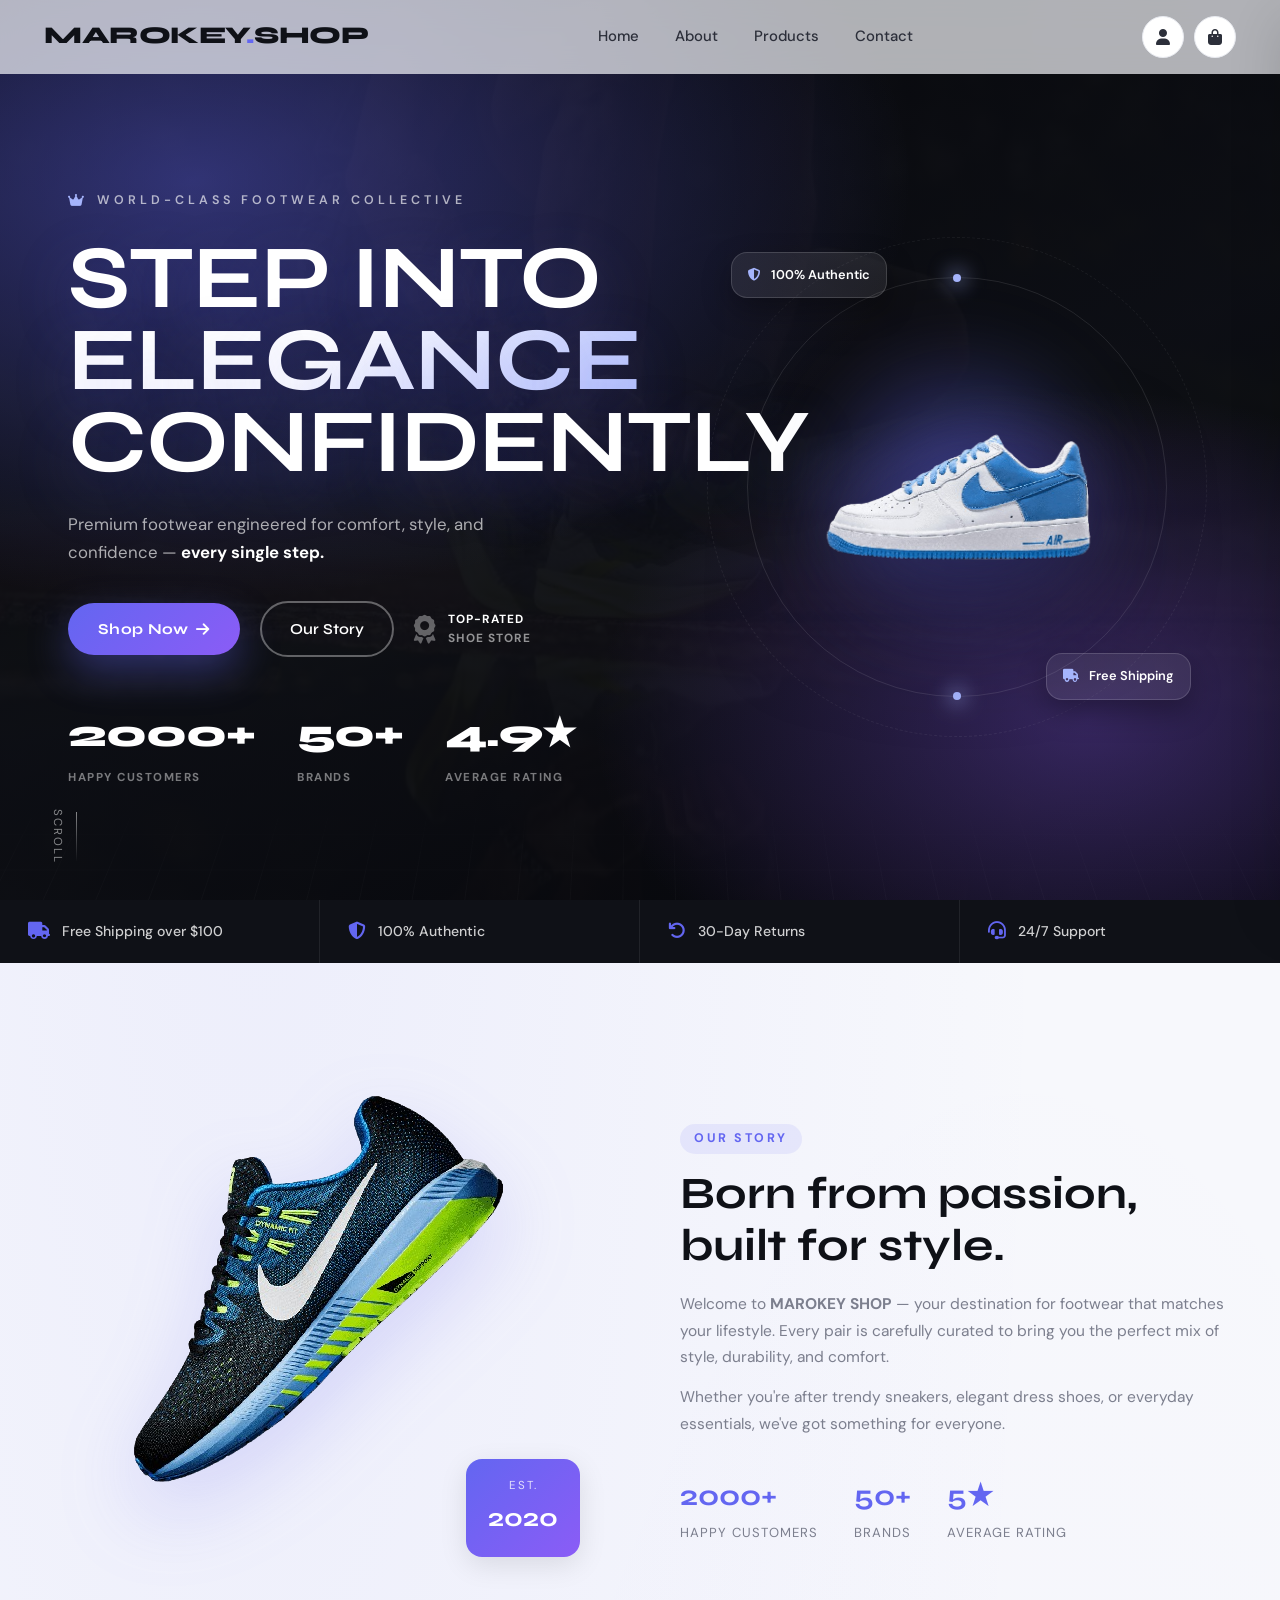
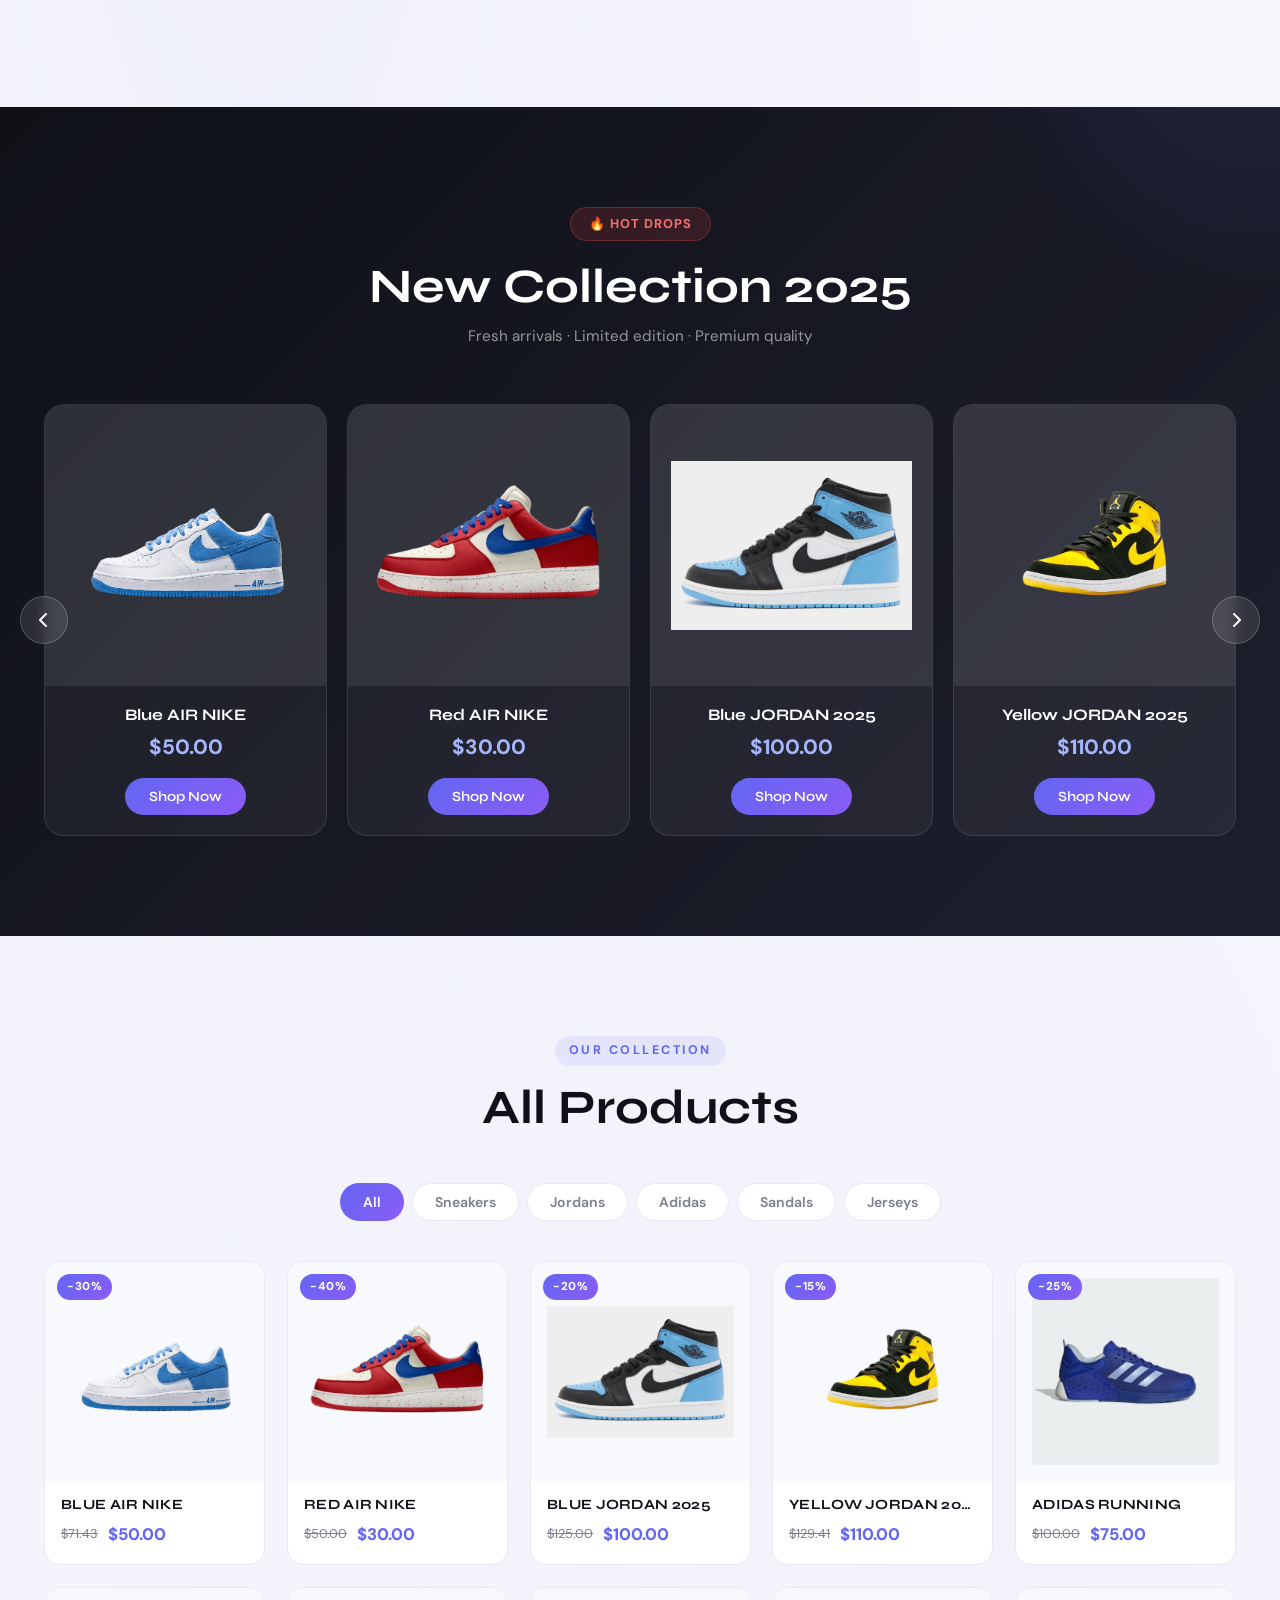
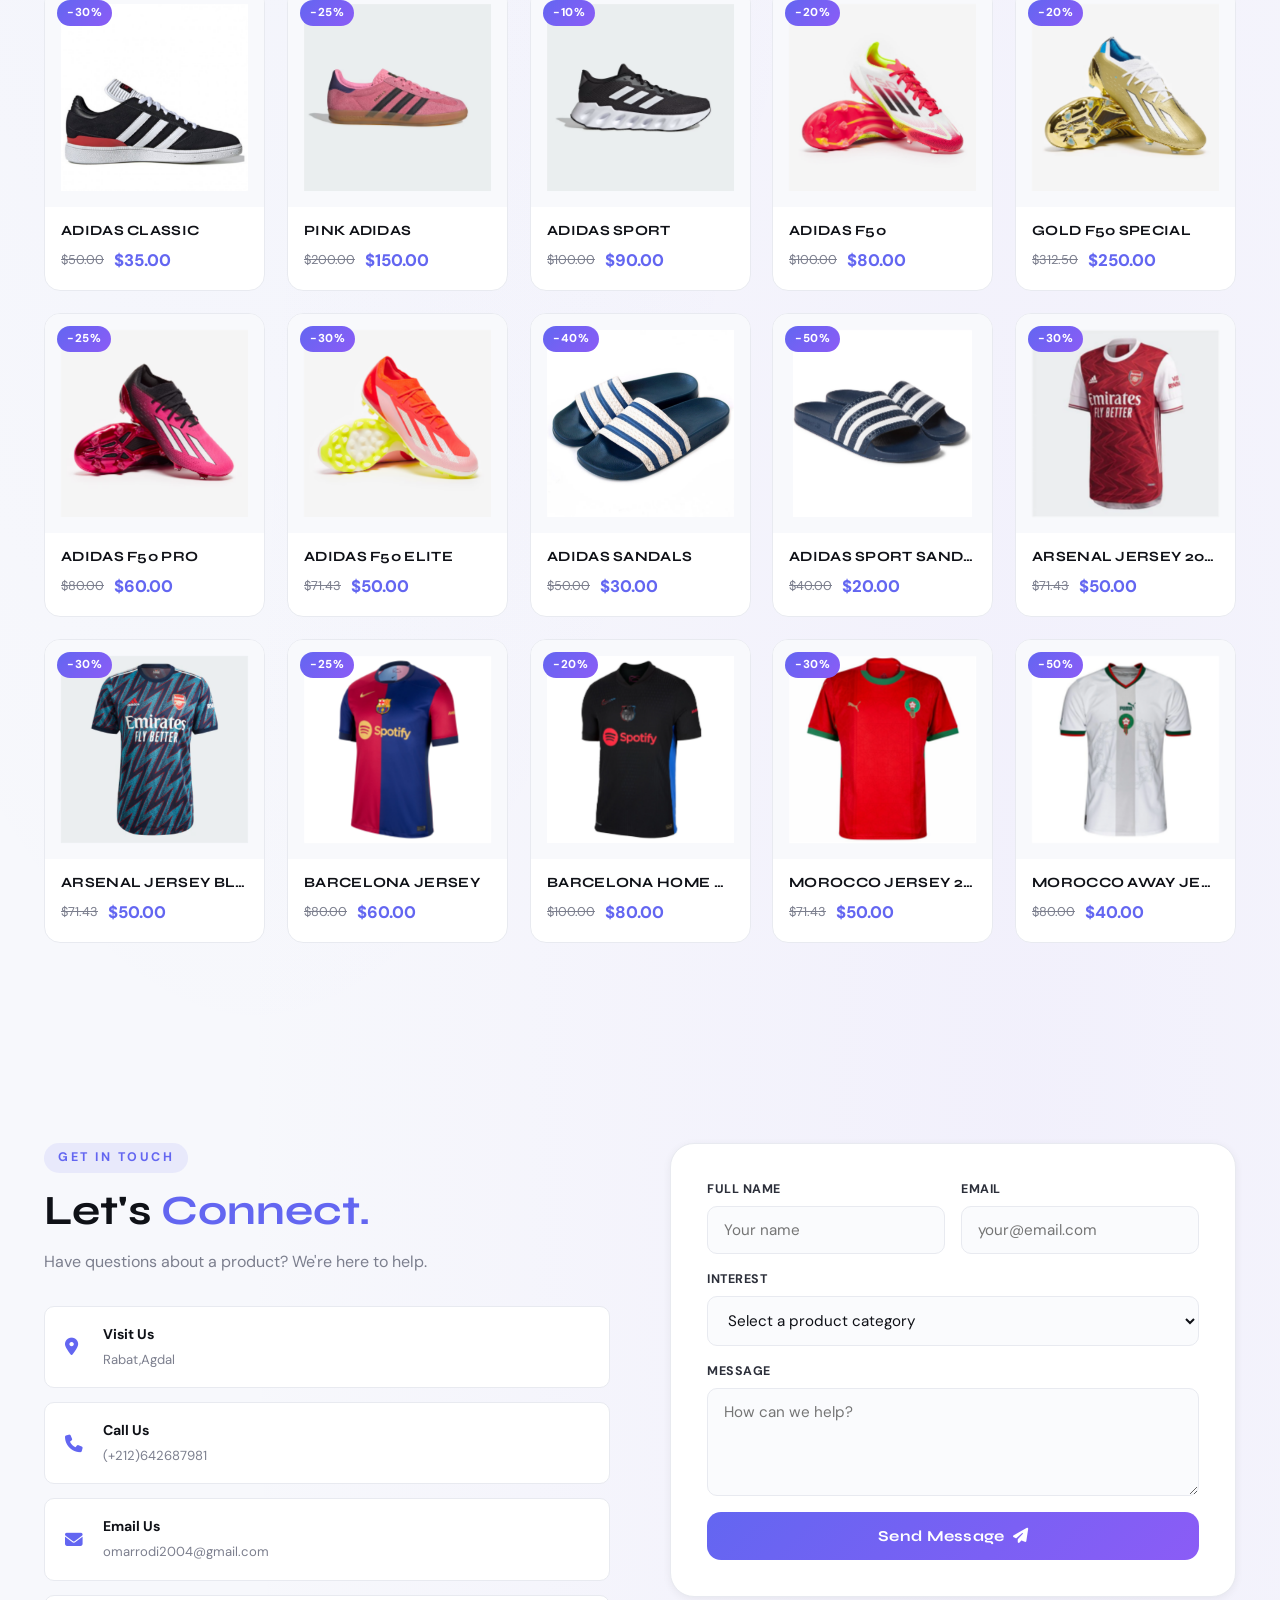
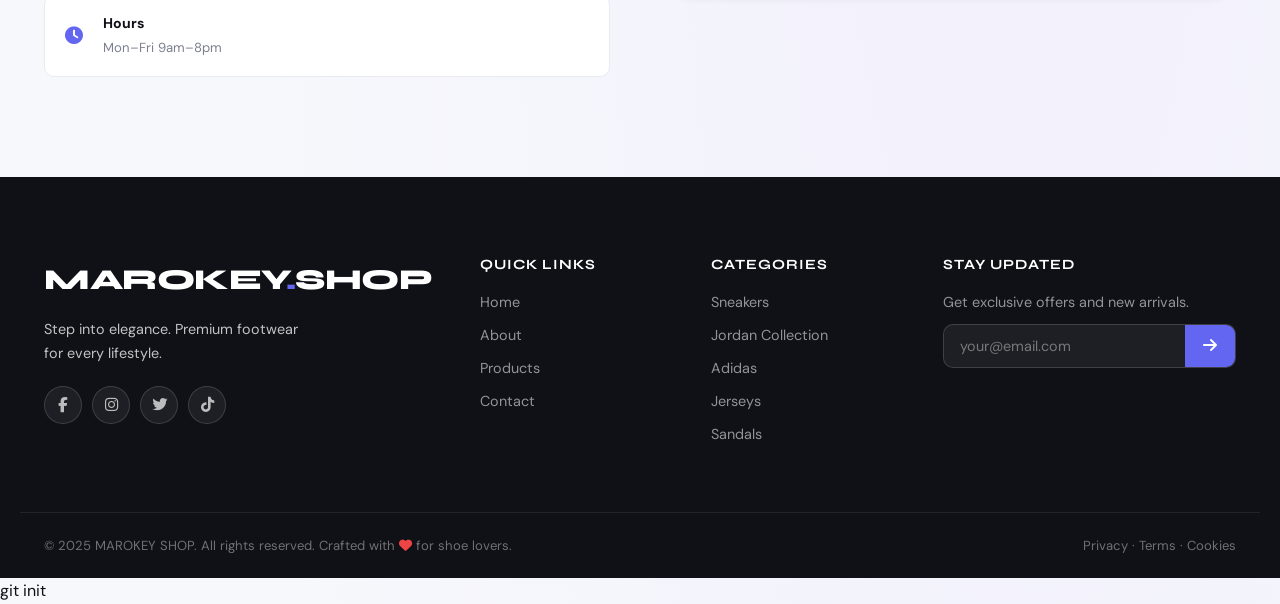
<file: index.html>
<!DOCTYPE html>
<html lang="en">
<head>
  <meta charset="UTF-8">
  <meta name="viewport" content="width=device-width, initial-scale=1.0">
  <title>MAROKEY SHOP — Premium Footwear</title>
  <link rel="shortcut icon" href="pictures/logo.png" type="image/x-icon">
  <link rel="stylesheet" href="https://cdnjs.cloudflare.com/ajax/libs/font-awesome/6.4.0/css/all.min.css">
  <link rel="preconnect" href="https://fonts.googleapis.com">
  <link href="https://fonts.googleapis.com/css2?family=Syne:wght@400;600;700;800&family=DM+Sans:wght@300;400;500&display=swap" rel="stylesheet">
  <link rel="stylesheet" href="style.css">
</head>
<body>
<!-- Premium Login Modal -->
<div id="loginModal" class="login-modal" >
    <div class="login-overlay" onclick="closeLoginModal()"></div>
  <div class="login-card">
    <button class="login-close" onclick="closeLoginModal()"><i class="fas fa-times"></i></button>
    
    <div class="login-header">
      <div class="login-icon">
        <i class="fas fa-user-astronaut"></i>
      </div>
      <h2>Welcome Back</h2>
      <p>Sign in to your account or create a new one</p>
    </div>

    <div class="login-tabs">
      <button class="login-tab active" data-tab="login">Login</button>
      <button class="login-tab" data-tab="register">Register</button>
    </div>

    <!-- Login Form -->
    <form id="loginFormElem" class="login-form active">
      <div class="input-group">
        <i class="fas fa-envelope"></i>
        <input type="email" id="loginEmail" placeholder="Email address" required>
      </div>
      <div class="input-group">
        <i class="fas fa-lock"></i>
        <input type="password" id="loginPassword" placeholder="Password" required>
      </div>
      <button type="submit" class="btn-login">Login <i class="fas fa-arrow-right"></i></button>
      <p class="login-message" id="loginMessage"></p>
      <div class="login-footer">
        <a href="#">Forgot password?</a>
      </div>
    </form>

    <!-- Register Form -->
    <form id="registerFormElem" class="login-form">
      <div class="input-group">
        <i class="fas fa-user"></i>
        <input type="text" id="regName" placeholder="Full name" required>
      </div>
      <div class="input-group">
        <i class="fas fa-envelope"></i>
        <input type="email" id="regEmail" placeholder="Email address" required>
      </div>
      <div class="input-group">
        <i class="fas fa-lock"></i>
        <input type="password" id="regPassword" placeholder="Password (min 6 chars)" required>
      </div>
      <div class="input-group">
        <i class="fas fa-check-circle"></i>
        <input type="password" id="regConfirmPassword" placeholder="Confirm password" required>
      </div>
      <button type="submit" class="btn-login">Create Account <i class="fas fa-user-plus"></i></button>
      <p class="login-message" id="registerMessage"></p>
    </form>

    <div class="login-divider">
      <span>Or continue with</span>
    </div>
    <div class="social-login">
      <button class="social-btn"><i class="fab fa-google"></i> Google</button>
      <button class="social-btn"><i class="fab fa-facebook-f"></i> Facebook</button>
    </div>
  </div>
</div>
<!-- User Dropdown Menu -->
<div class="user-dropdown" id="userDropdown" style="display: none;">
  <div class="user-dropdown-header">
    <i class="fas fa-user-circle"></i>
    <div>
      <span id="dropdownUserName"></span>
      <small id="dropdownUserEmail"></small>
    </div>
  </div>
  <div class="user-dropdown-divider"></div>
  <button id="logoutButton" class="logout-btn">
    <i class="fas fa-sign-out-alt"></i> Logout
  </button>
</div>


<nav class="mk-navbar" id="navbar">
  <div class="nav-inner">
    <a href="index.html" class="mk-logo">MAROKEY<span>.</span>SHOP</a>

    <ul class="nav-links" id="navMenu">
      <li><a href="#home">Home</a></li>
      <li><a href="#about">About</a></li>
      <li><a href="#products">Products</a></li>
      <li><a href="#contact">Contact</a></li>
    </ul>

    <div class="nav-actions">
    
      <button class="icon-btn" id="userBtn" onclick="openLoginModal()" aria-label="Account">
  <i class="fas fa-user"></i>
</button>
      
      <button class="icon-btn cart-trigger" onclick="openCart()" aria-label="Cart">
        <i class="fas fa-shopping-bag"></i>
        <span class="cart-count" style="display:none">0</span>
      </button>
      <button class="icon-btn" id="navToggle" aria-label="Menu" aria-expanded="false">
        <span class="ham"><span></span><span></span><span></span></span>
      </button>
    </div>
  </div>
</nav>
<!-- User Dropdown Menu -->
<div class="user-dropdown" id="userDropdown" style="display:none;">
  <div class="user-info">
    <i class="fas fa-user-circle"></i>
    <span id="userEmail"></span>
  </div>
  <button id="logoutBtn" class="btn-secondary">Logout</button>
</div>

<!-- ── Cart Overlay + Sidebar ──────────────────────────────── -->
<div class="cart-overlay" id="cart-overlay"></div>
<aside class="cart-sidebar" id="cart-sidebar">
  <div class="cart-header">
    <h2>Your Bag <span id="cart-header-count"></span></h2>
    <button class="close-cart" onclick="closeCart()"><i class="fas fa-times"></i></button>
  </div>
  <div class="cart-items"></div>
  <div class="cart-footer"></div>
</aside>

<!-- ── Hero — 3D Cinematic ─────────────────────────────────── -->
<section class="hero" id="home">
  <div class="hero-bg">
    <img src="pictures/background img.jpg" alt="Hero" onerror="this.style.display='none'">
  </div>
  <div class="hero-overlay"></div>

  <div class="hero-inner">
    <div class="hero-content">
      <span class="hero-tag"><i class="fas fa-crown"></i> World-Class Footwear Collective</span>

      <h1 class="hero-title-3d">
        <span class="line">Step Into</span>
        <span class="line">Elegance</span>
        <span class="line">Confidently</span>
      </h1>

      <p class="hero-sub-3d">Premium footwear engineered for comfort, style, and confidence — <strong>every single step.</strong></p>

      <div class="hero-cta">
        <a href="#products" class="btn-primary">Shop Now <i class="fas fa-arrow-right"></i></a>
        <a href="#about" class="btn-ghost">Our Story</a>
        <div class="hero-badge-inline">
          <i class="fas fa-award"></i>
          <span class="bi-lines"><span>Top-Rated</span><span>Shoe Store</span></span>
        </div>
      </div>

      <div class="hero-stats-3d">
        <div class="hs"><strong>2000+</strong><span>Happy Customers</span></div>
        <div class="hs"><strong>50+</strong><span>Brands</span></div>
        <div class="hs"><strong>4.9★</strong><span>Average Rating</span></div>
      </div>
    </div>

    <div class="hero-visual" id="heroVisual">
      <div class="hero-visual-glow"></div>
      <div class="hero-visual-ring"></div>
      <div class="hero-visual-ring2"></div>
      <div class="hero-visual-card" id="heroVisualCard">
        <img src="pictures/picture3-removebg-preview.png" alt="Featured Shoe" onerror="this.src='https://via.placeholder.com/340x340?text=MAROKEY'">
      </div>
      <div class="hero-float-chip chip-1"><i class="fas fa-shield-alt"></i> 100% Authentic</div>
      <div class="hero-float-chip chip-2"><i class="fas fa-truck"></i> Free Shipping</div>
    </div>
  </div>

  <div class="hero-scroll">
    <span>Scroll</span><div class="scroll-line"></div>
  </div>
</section>

<!-- ── Features Bar ─────────────────────────────────────────── -->
<div class="features-bar">
  <div class="feat"><i class="fas fa-truck"></i><span>Free Shipping over $100</span></div>
  <div class="feat"><i class="fas fa-shield-alt"></i><span>100% Authentic</span></div>
  <div class="feat"><i class="fas fa-undo"></i><span>30-Day Returns</span></div>
  <div class="feat"><i class="fas fa-headset"></i><span>24/7 Support</span></div>
</div>

<!-- ── About ────────────────────────────────────────────────── -->
<section class="about-section" id="about">
  <div class="container split-layout">
    <div class="about-img-wrap">
      <img src="pictures/picture2-removebg-preview.png" alt="Featured Shoe" class="about-shoe" onerror="this.src='https://via.placeholder.com/400x500'">
      <div class="about-badge"><span>Est.</span><strong>2020</strong></div>
    </div>
    <div class="about-text">
      <span class="section-label">Our Story</span>
      <h2>Born from passion,<br>built for style.</h2>
      <p>Welcome to <strong>MAROKEY SHOP</strong> — your destination for footwear that matches your lifestyle. Every pair is carefully curated to bring you the perfect mix of style, durability, and comfort.</p>
      <p>Whether you're after trendy sneakers, elegant dress shoes, or everyday essentials, we've got something for everyone.</p>
      <div class="about-stats">
        <div class="stat"><strong>2000+</strong><span>Happy Customers</span></div>
        <div class="stat"><strong>50+</strong><span>Brands</span></div>
        <div class="stat"><strong>5★</strong><span>Average Rating</span></div>
      </div>
    </div>
  </div>
</section>

<!-- ── New Collection Slider ─────────────────────────────────── -->
<section class="new-col-section">
  <div class="container">
    <div class="new-col-header">
      <span class="hot-badge">🔥 HOT DROPS</span>
      <h2>New Collection 2025</h2>
      <p>Fresh arrivals · Limited edition · Premium quality</p>
    </div>
    <div class="slider-wrap">
      <button class="slider-arrow prev" id="sliderPrev"><i class="fas fa-chevron-left"></i></button>
      <div class="slider-viewport">
        <div class="slider-track" id="sliderTrack">
          <!-- Slides injected by JS -->
        </div>
      </div>
      <button class="slider-arrow next" id="sliderNext"><i class="fas fa-chevron-right"></i></button>
    </div>
  </div>
</section>

<!-- ── Products Grid ─────────────────────────────────────────── -->
<section class="products-section" id="products">
  <div class="container">
    <div class="section-header">
      <span class="section-label">Our Collection</span>
      <h2>All Products</h2>
    </div>

    <!-- Filter Tabs -->
    <div class="filter-tabs" id="filterTabs">
      <button class="tab active" data-filter="all">All</button>
      <button class="tab" data-filter="sneakers">Sneakers</button>
      <button class="tab" data-filter="jordans">Jordans</button>
      <button class="tab" data-filter="adidas">Adidas</button>
      <button class="tab" data-filter="sandals">Sandals</button>
      <button class="tab" data-filter="jerseys">Jerseys</button>
    </div>

    <div class="products-grid" id="productsGrid">
    </div>
  </div>
</section>

<!-- ── Contact ──────────────────────────────────────────────── -->
<section class="contact-section" id="contact">
  <div class="container split-layout contact-split">
    <div class="contact-info-panel">
      <span class="section-label">Get in Touch</span>
      <h2>Let's <em>Connect.</em></h2>
      <p>Have questions about a product? We're here to help.</p>
      <div class="contact-cards">
        <div class="cc"><i class="fas fa-map-marker-alt"></i><div><strong>Visit Us</strong><span>Rabat,Agdal</span></div></div>
        <div class="cc"><i class="fas fa-phone"></i><div><strong>Call Us</strong><span>(+212)642687981</span></div></div>
        <div class="cc"><i class="fas fa-envelope"></i><div><strong>Email Us</strong><span>omarrodi2004@gmail.com</span></div></div>
        <div class="cc"><i class="fas fa-clock"></i><div><strong>Hours</strong><span>Mon–Fri 9am–8pm</span></div></div>
      </div>
    </div>
    <form class="contact-form" id="contactForm" novalidate>
      <div class="form-row">
        <div class="field">
          <label for="contact-name">Full Name</label>
          <input type="text" id="contact-name" name="contact-name" placeholder="Your name" required autocomplete="name">
        </div>
        <div class="field">
          <label for="contact-email">Email</label>
          <input type="email" id="contact-email" name="contact-email" placeholder="your@email.com" required autocomplete="email">
        </div>
      </div>
      <div class="field">
        <label for="contact-interest">Interest</label>
        <select id="contact-interest" name="contact-interest" required>
          <option value="" disabled selected>Select a product category</option>
          <option value="sneakers">👟 Sneakers</option>
          <option value="jordans">🔥 Jordans</option>
          <option value="adidas">🔵 Adidas</option>
          <option value="jerseys">⚽ Jerseys</option>
          <option value="sandals">🩴 Sandals</option>
          <option value="other">✨ Other</option>
        </select>
      </div>
      <div class="field">
        <label for="contact-message">Message</label>
        <textarea id="contact-message" name="contact-message" rows="4" placeholder="How can we help?" required></textarea>
      </div>
      <button type="submit" class="btn-primary w-full">Send Message <i class="fas fa-paper-plane"></i></button>
      <div class="form-success" id="formSuccess">✓ Message sent! We'll reply within 24 hours.</div>
    </form>
  </div>
</section>

<!-- ── Footer ───────────────────────────────────────────────── -->
<footer class="mk-footer">
  <div class="container footer-grid">
    <div class="footer-brand">
      <div class="mk-logo footer-logo">MAROKEY<span>.</span>SHOP</div>
      <p>Step into elegance. Premium footwear for every lifestyle.</p>
      <div class="social-row">
        <a href="https://www.facebook.com/MAROKEY4/" target="_blank"><i class="fab fa-facebook-f"></i></a>
        <a href="https://www.instagram.com/o_rodi_/" target="_blank"><i class="fab fa-instagram"></i></a>
        <a href="https://x.com/MAROKEY4" target="_blank"><i class="fab fa-twitter"></i></a>
        <a href="https://www.tiktok.com/@marokeyo" target="_blank"><i class="fab fa-tiktok"></i></a>
      </div>
    </div>
    <div class="footer-col">
      <h4>Quick Links</h4>
      <a href="#home">Home</a><a href="#about">About</a>
      <a href="#products">Products</a><a href="#contact">Contact</a>
    </div>
    <div class="footer-col">
      <h4>Categories</h4>
      <a href="#">Sneakers</a><a href="#">Jordan Collection</a>
      <a href="#">Adidas</a><a href="#">Jerseys</a><a href="#">Sandals</a>
    </div>
    <div class="footer-col newsletter-col">
      <h4>Stay Updated</h4>
      <p>Get exclusive offers and new arrivals.</p>
      <form class="nl-form" id="newsletterForm">
        <input type="email" placeholder="your@email.com" required>
        <button type="submit"><i class="fas fa-arrow-right"></i></button>
      </form>
    </div>
  </div>
  <div class="footer-bottom">
    <p>© 2025 MAROKEY SHOP. All rights reserved. Crafted with <i class="fas fa-heart"></i> for shoe lovers.</p>
    <div><a href="#">Privacy</a> · <a href="#">Terms</a> · <a href="#">Cookies</a></div>
  </div>
</footer>

<script src="main.js"></script>
<script>
function renderProducts(filter = 'all') {
  const grid = document.getElementById('productsGrid');
  const list = filter === 'all' ? PRODUCTS : PRODUCTS.filter(p => p.category === filter);
  grid.innerHTML = list.map(p => `
    <div class="product-card" data-cat="${p.category}">
      <div class="product-img-wrap">
        ${p.discount ? `<span class="disc-badge">-${p.discount}%</span>` : ''}
        <img src="${p.img}" alt="${p.name}" loading="lazy" onerror="this.src='https://via.placeholder.com/200'">
        <button class="quick-add" onclick="addToCart(${p.id})">
          <i class="fas fa-shopping-bag"></i> Add to Cart
        </button>
      </div>
      <div class="product-meta">
        <h3>${p.name}</h3>
        <div class="price-row">
          <span class="old">$${p.oldPrice.toFixed(2)}</span>
          <span class="current">$${p.price.toFixed(2)}</span>
        </div>
      </div>
    </div>
  `).join('');
}

document.getElementById('filterTabs').addEventListener('click', e => {
  const tab = e.target.closest('.tab');
  if (!tab) return;
  document.querySelectorAll('.tab').forEach(t => t.classList.remove('active'));
  tab.classList.add('active');
  renderProducts(tab.dataset.filter);
});

const newProducts = PRODUCTS.slice(0, 6);
const track = document.getElementById('sliderTrack');
track.innerHTML = newProducts.map(p => `
  <div class="nc-slide">
    <div class="nc-card">
      <div class="nc-img"><img src="${p.img}" alt="${p.name}" onerror="this.src='https://via.placeholder.com/220'"></div>
      <div class="nc-info">
        <h3>${p.name}</h3>
        <div class="nc-price">$${p.price.toFixed(2)}</div>
        <button onclick="addToCart(${p.id}); openCart()">Shop Now</button>
      </div>
    </div>
  </div>
`).join('');

let sliderIdx = 0;
function getSPV() {
  if (window.innerWidth < 600) return 1;
  if (window.innerWidth < 900) return 2;
  if (window.innerWidth < 1200) return 3;
  return 4;
}
function moveSlider() {
  const spv = getSPV();
  const max = Math.max(0, newProducts.length - spv);
  sliderIdx = Math.min(sliderIdx, max);
  track.style.transform = `translateX(-${sliderIdx * (100 / spv)}%)`;
}
document.getElementById('sliderPrev').addEventListener('click', () => { sliderIdx = Math.max(0, sliderIdx - 1); moveSlider(); });
document.getElementById('sliderNext').addEventListener('click', () => { const spv = getSPV(); sliderIdx = sliderIdx < newProducts.length - spv ? sliderIdx + 1 : 0; moveSlider(); });
window.addEventListener('resize', moveSlider);
moveSlider();

// ── Contact Form ─────────────────────────────────────────────
document.getElementById('contactForm').addEventListener('submit', e => {
  e.preventDefault();
  const s = document.getElementById('formSuccess');
  s.classList.add('show');
  e.target.reset();
  setTimeout(() => s.classList.remove('show'), 4000);
});

// ── Newsletter ───────────────────────────────────────────────
document.getElementById('newsletterForm').addEventListener('submit', e => {
  e.preventDefault();
  showToast('Subscribed! Welcome to the family 🎉');
  e.target.reset();
});

// ── Smooth scroll nav links ──────────────────────────────────
document.querySelectorAll('a[href^="#"]').forEach(a => {
  a.addEventListener('click', e => {
    const href = a.getAttribute('href');
    if (!href || href === '#') return;
    const target = document.querySelector(href);
    if (target) {
      e.preventDefault();
      target.scrollIntoView({ behavior: 'smooth' });
    }
  });
});

renderProducts();

// ── 3D Hero Parallax (mouse-driven tilt on floating shoe) ──────
(function() {
  const visual = document.getElementById('heroVisual');
  const card = document.getElementById('heroVisualCard');
  if (!visual || !card) return;
  visual.addEventListener('mousemove', e => {
    const r = visual.getBoundingClientRect();
    const px = (e.clientX - r.left) / r.width - 0.5;
    const py = (e.clientY - r.top) / r.height - 0.5;
    card.style.transform = `rotateY(${-14 + px * 22}deg) rotateX(${6 - py * 18}deg)`;
  });
  visual.addEventListener('mouseleave', () => {
    card.style.transform = 'rotateY(-14deg) rotateX(6deg)';
  });
})();

// ── 3D Tilt on Product Cards (event-delegated for re-rendered grid) ──
(function() {
  const grid = document.getElementById('productsGrid');
  if (!grid) return;
  grid.addEventListener('mousemove', e => {
    const card = e.target.closest('.product-card');
    if (!card) return;
    const r = card.getBoundingClientRect();
    const px = (e.clientX - r.left) / r.width - 0.5;
    const py = (e.clientY - r.top) / r.height - 0.5;
    card.style.setProperty('--ry', (px * 10).toFixed(2) + 'deg');
    card.style.setProperty('--rx', (-py * 10).toFixed(2) + 'deg');
  });
  grid.addEventListener('mouseleave', e => {
    const card = e.target.closest && e.target.closest('.product-card');
    // reset all cards on leave of grid to be safe
    grid.querySelectorAll('.product-card').forEach(c => {
      c.style.setProperty('--rx', '0deg');
      c.style.setProperty('--ry', '0deg');
    });
  }, true);
  grid.addEventListener('mouseout', e => {
    const card = e.target.closest('.product-card');
    if (card && !card.contains(e.relatedTarget)) {
      card.style.setProperty('--rx', '0deg');
      card.style.setProperty('--ry', '0deg');
    }
  });
})();
</script>
</body>
</html>git init
</file>
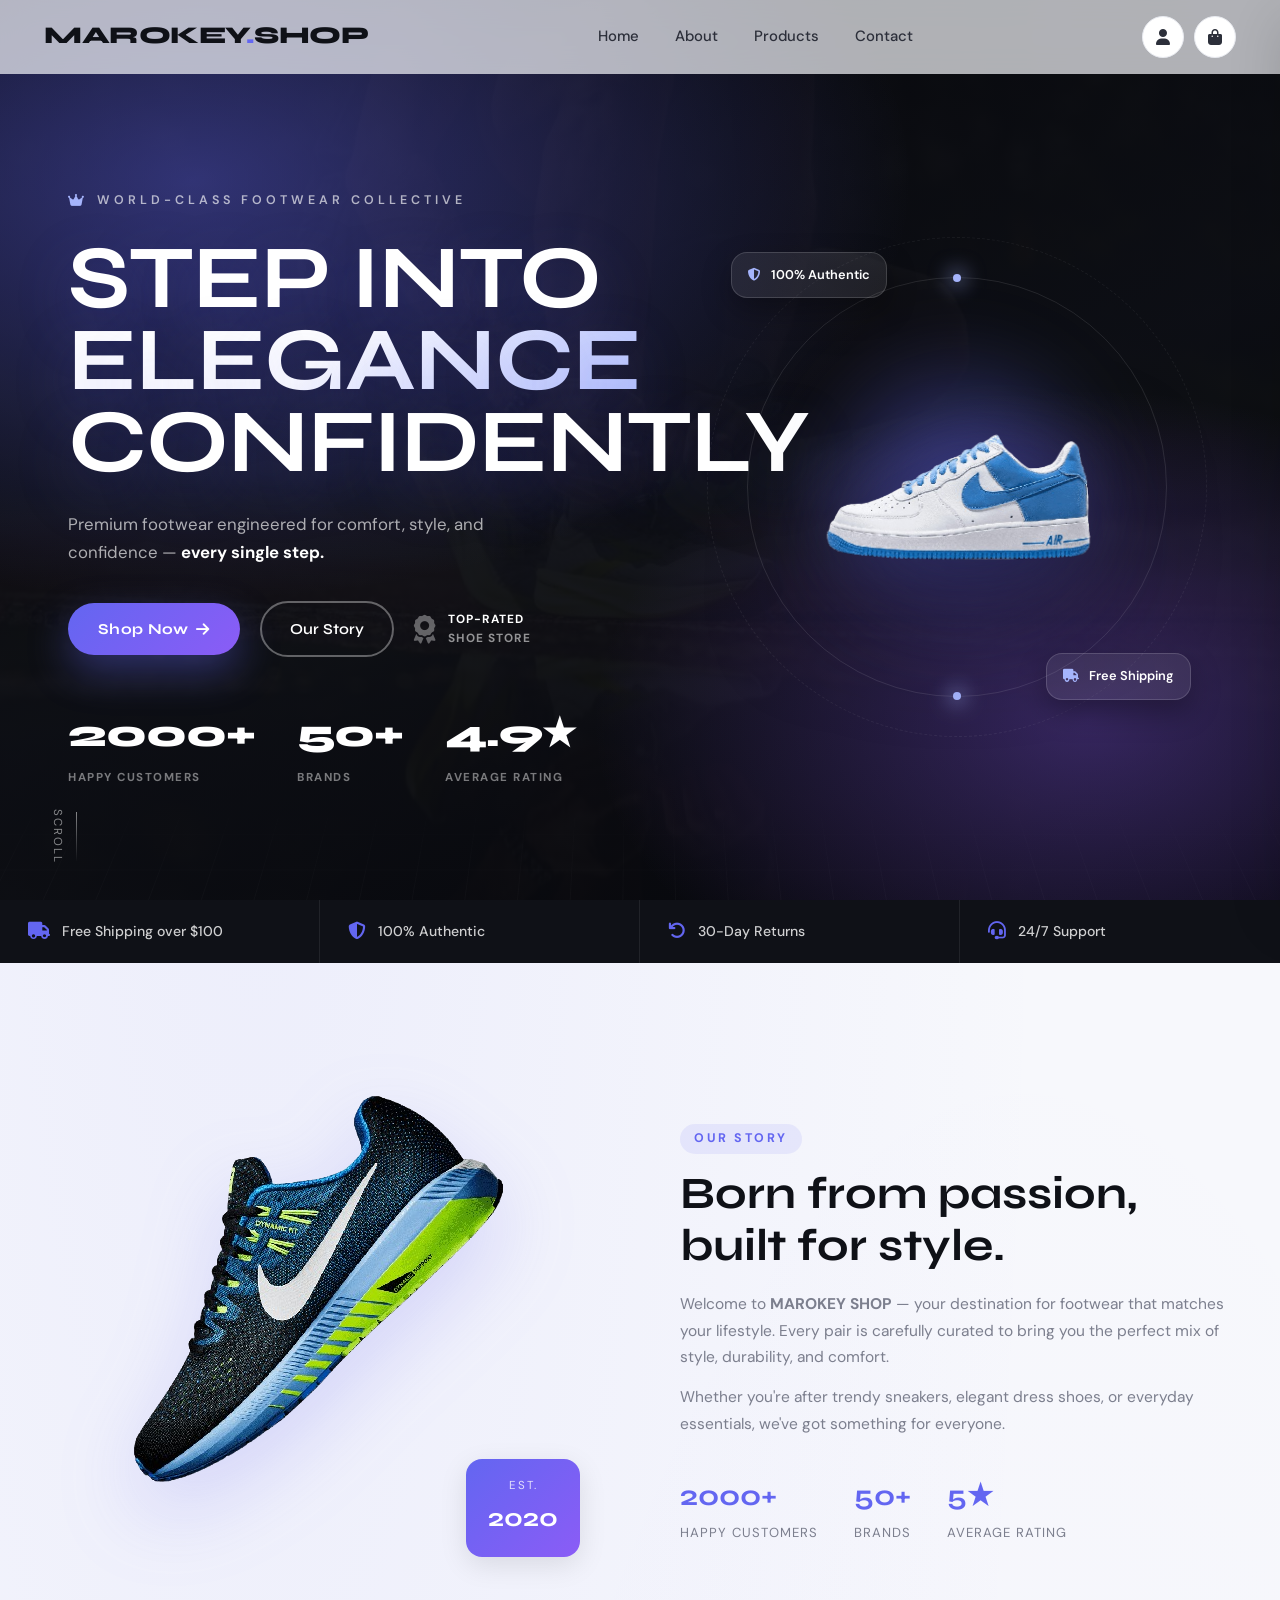
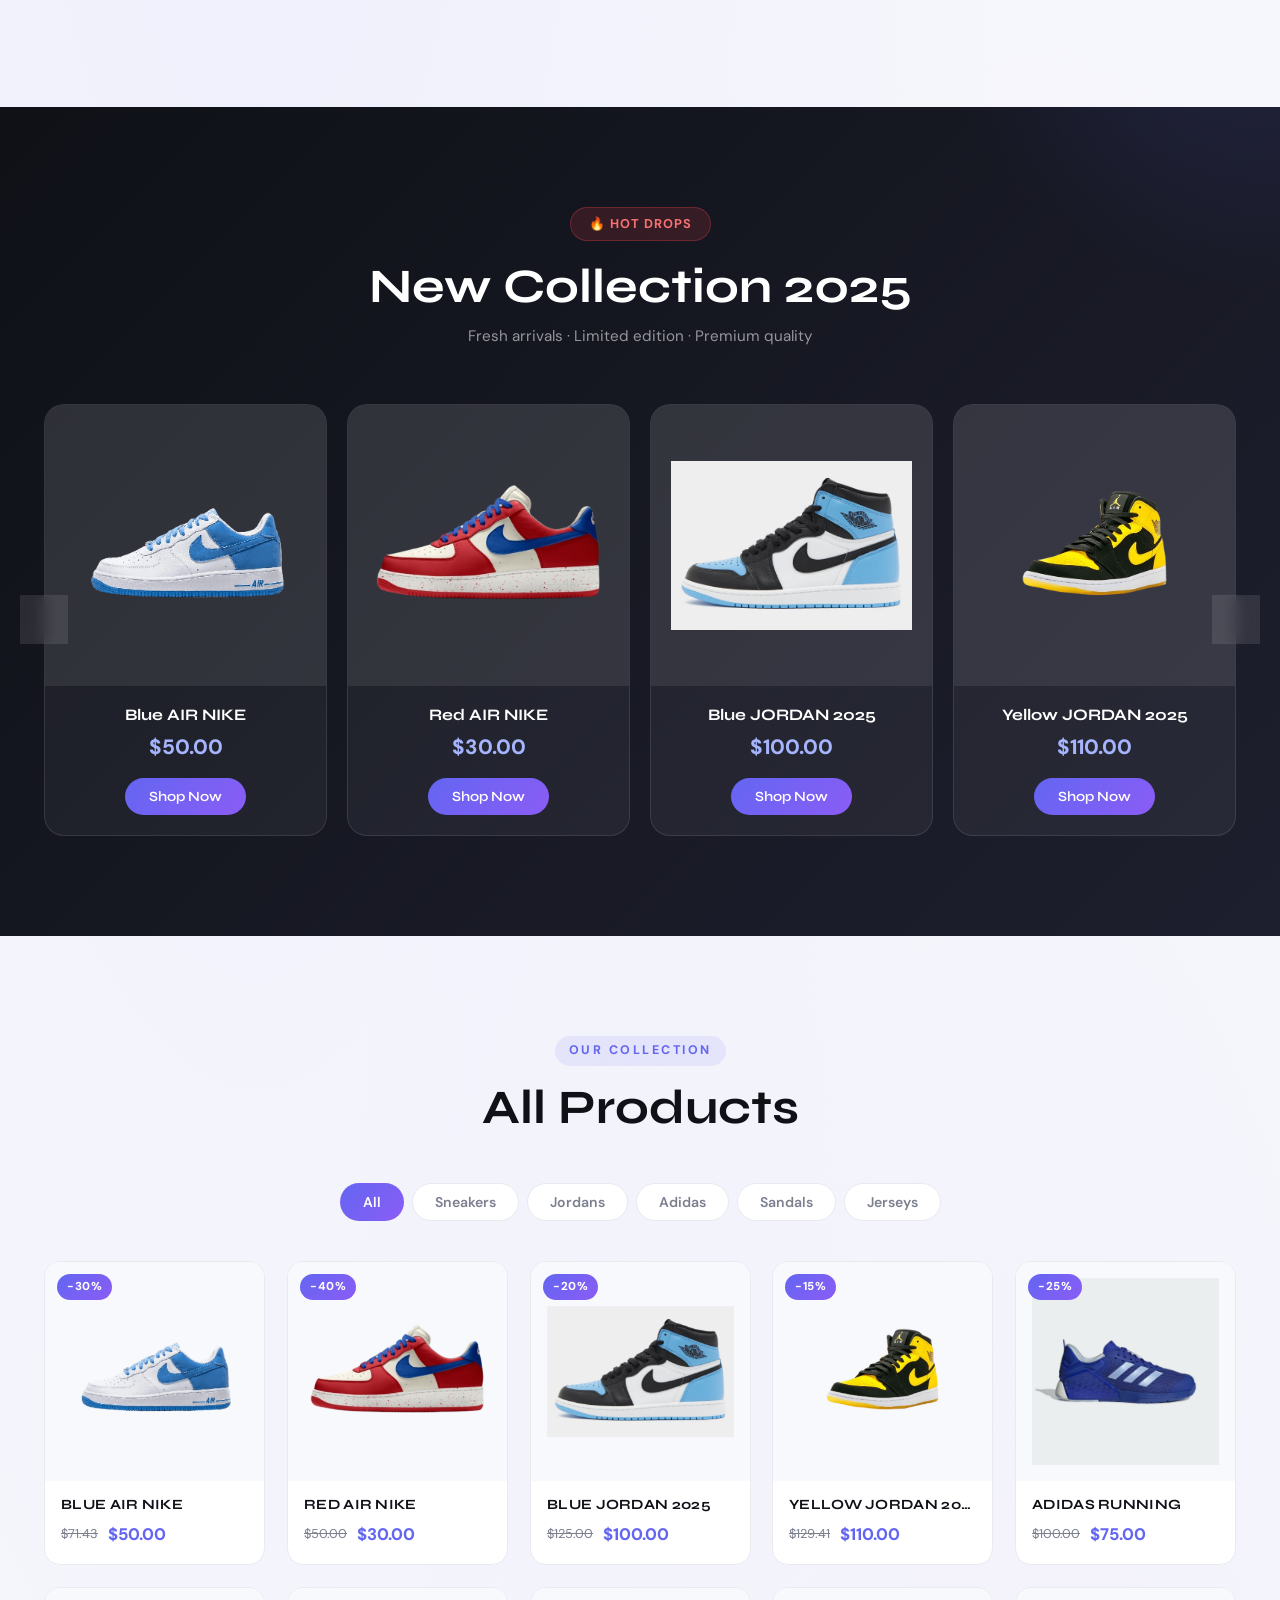
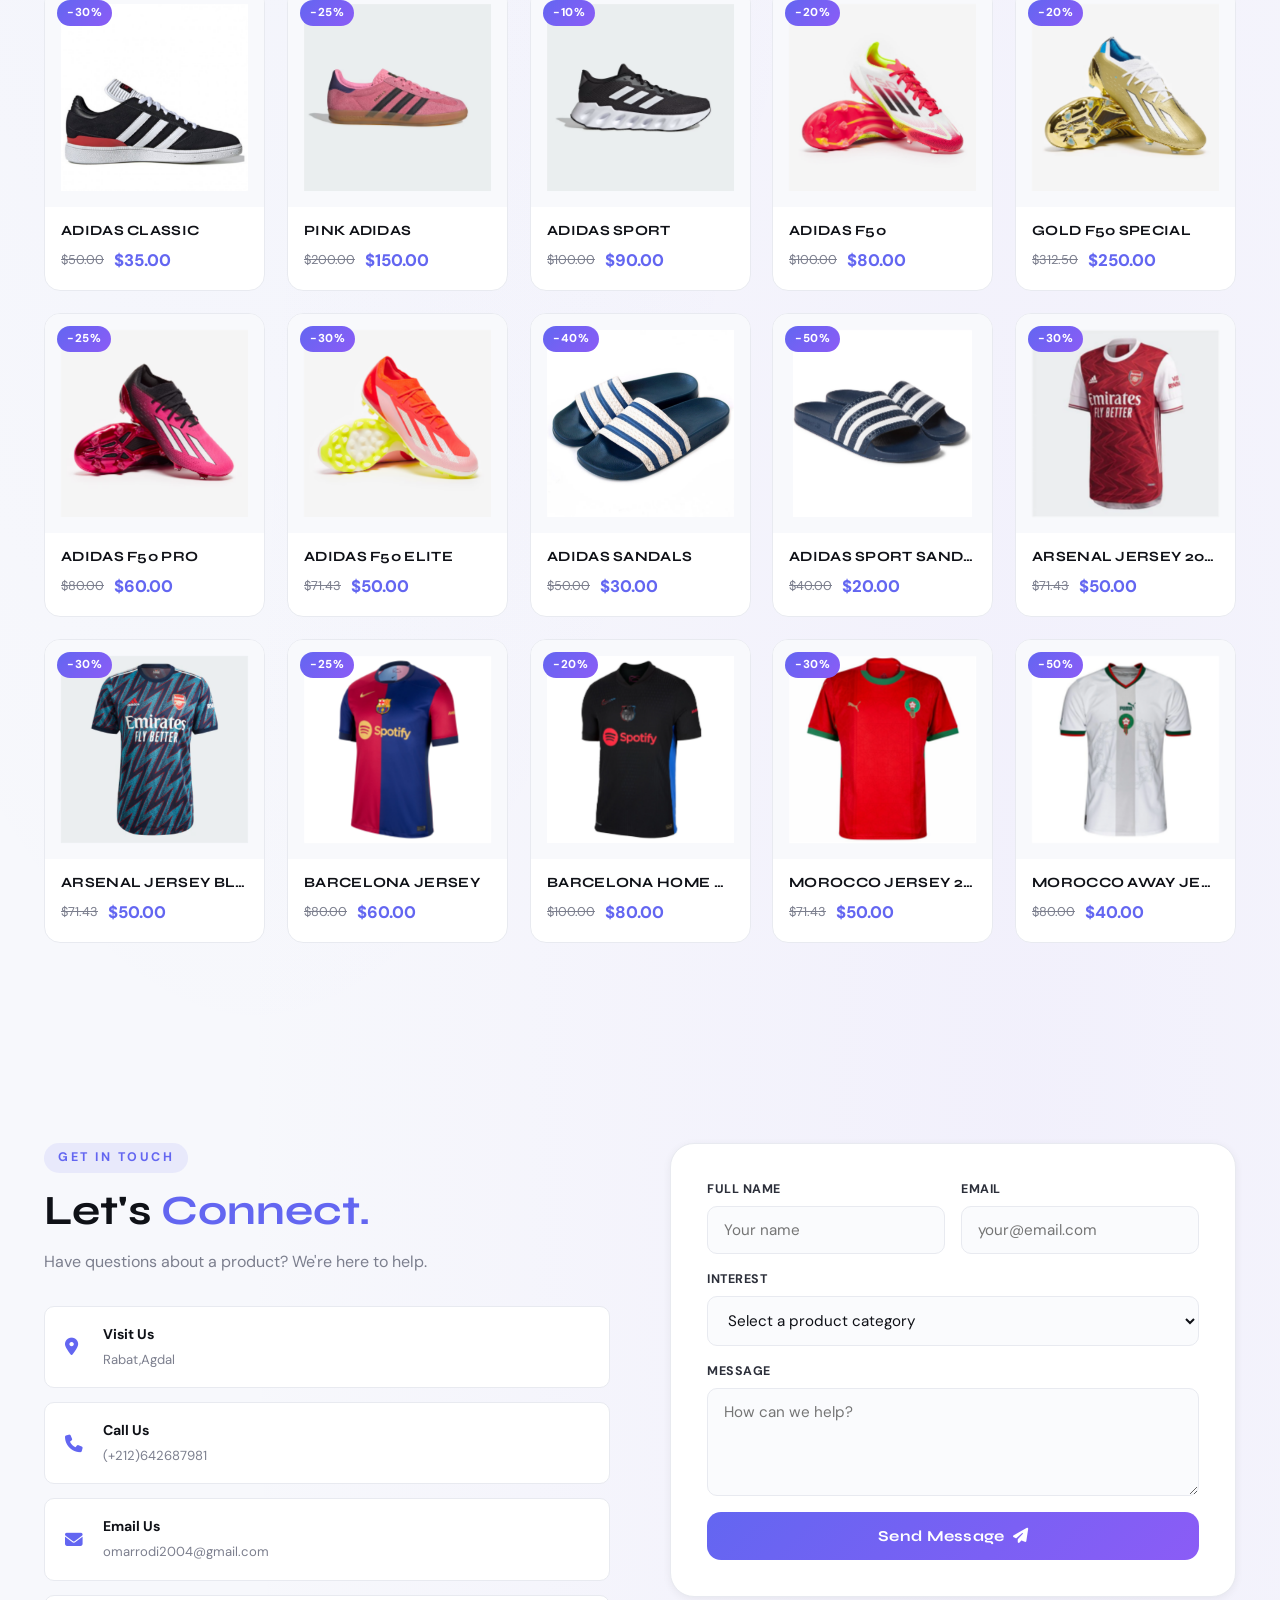
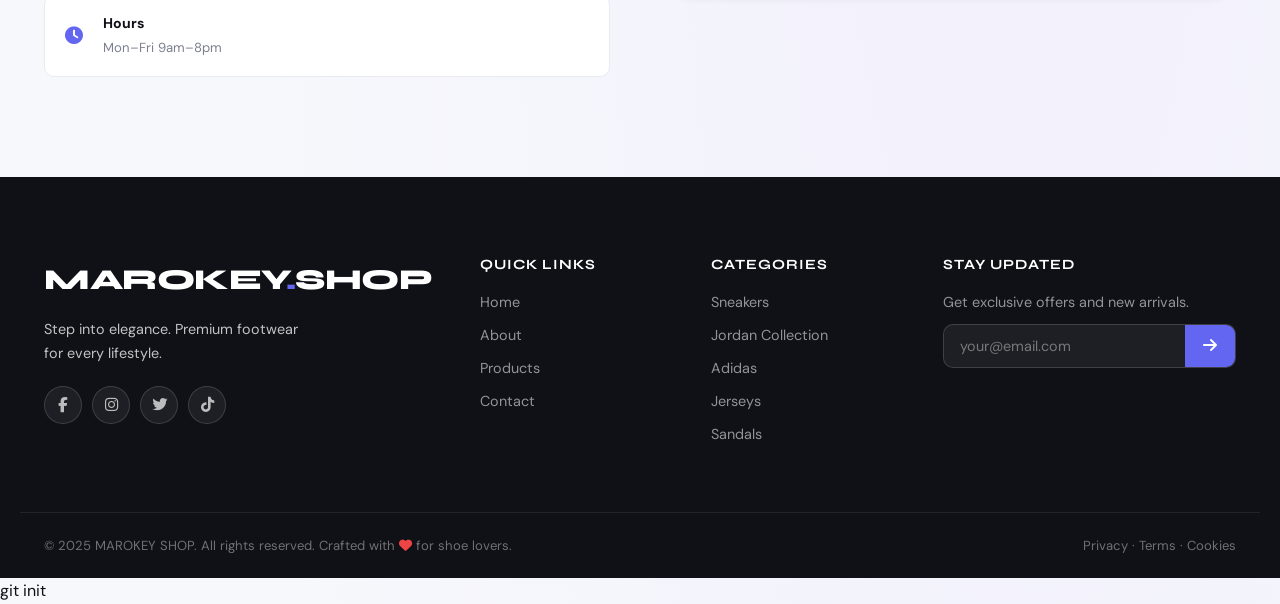
<file: checkout.html>
<!DOCTYPE html>
<html lang="en">
<head>
  <meta charset="UTF-8">
  <meta name="viewport" content="width=device-width, initial-scale=1.0">
  <title>Checkout — MAROKEY SHOP</title>
  <link rel="shortcut icon" href="pictures/logo.png" type="image/x-icon">
  <link rel="stylesheet" href="https://cdnjs.cloudflare.com/ajax/libs/font-awesome/6.4.0/css/all.min.css">
  <link rel="preconnect" href="https://fonts.googleapis.com">
  <link href="https://fonts.googleapis.com/css2?family=Syne:wght@400;600;700;800&family=DM+Sans:wght@300;400;500&display=swap" rel="stylesheet">
  <link rel="stylesheet" href="style.css ">
  <style>
    /* Checkout-specific styles */
    .checkout-page { padding: 120px 20px 80px; min-height: 100vh; }
    .checkout-layout { display: grid; grid-template-columns: 1fr 420px; gap: 40px; max-width: 1100px; margin: 0 auto; align-items: start; }
    @media(max-width:900px){ .checkout-layout{ grid-template-columns:1fr; } }

    /* Steps */
    .checkout-steps { display:flex; gap:0; margin-bottom:36px; }
    .step { display:flex; align-items:center; gap:10px; font-size:.85rem; font-weight:600; color:var(--muted); }
    .step.active { color:var(--accent); }
    .step.done { color:var(--green); }
    .step-num { width:28px; height:28px; border-radius:50%; border:2px solid currentColor; display:flex; align-items:center; justify-content:center; font-size:.8rem; flex-shrink:0; }
    .step.done .step-num { background:var(--green); border-color:var(--green); color:#fff; }
    .step-line { flex:1; height:2px; background:var(--border); margin:0 10px; }
    .step-line.done { background:var(--green); }

    /* Form Panels */
    .checkout-panel { background:#fff; border-radius:20px; padding:32px; margin-bottom:24px; box-shadow:0 2px 20px rgba(0,0,0,.06); border:1px solid var(--border); }
    .checkout-panel h3 { font-family:'Syne',sans-serif; font-size:1.1rem; margin-bottom:22px; display:flex; align-items:center; gap:10px; }
    .checkout-panel h3 i { color:var(--accent); font-size:1rem; }

    .field-grid { display:grid; gap:16px; }
    .field-grid.two { grid-template-columns:1fr 1fr; }
    .field-grid.three { grid-template-columns:1fr 1fr 1fr; }
    @media(max-width:600px){ .field-grid.two,.field-grid.three{ grid-template-columns:1fr; } }

    .ck-field { display:flex; flex-direction:column; gap:6px; }
    .ck-field label { font-size:.82rem; font-weight:600; color:var(--dark); letter-spacing:.3px; text-transform:uppercase; }
    .ck-field input, .ck-field select { padding:12px 16px; border:2px solid var(--border); border-radius:12px; font-size:.95rem; font-family:'DM Sans',sans-serif; color:var(--dark); background:#fafafa; transition:border-color .2s, background .2s; outline:none; }
    .ck-field input:focus, .ck-field select:focus { border-color:var(--accent); background:#fff; box-shadow:0 0 0 4px rgba(99,102,241,.08); }

    /* Delivery Options */
    .delivery-options { display:flex; flex-direction:column; gap:12px; }
    .delivery-opt { display:flex; align-items:center; gap:14px; padding:16px 18px; border:2px solid var(--border); border-radius:14px; cursor:pointer; transition:all .2s; }
    .delivery-opt:hover, .delivery-opt.selected { border-color:var(--accent); background:rgba(99,102,241,.04); }
    .delivery-opt input[type=radio] { accent-color:var(--accent); width:18px; height:18px; }
    .delivery-opt-info { flex:1; }
    .delivery-opt-info strong { display:block; font-size:.95rem; color:var(--dark); }
    .delivery-opt-info span { font-size:.82rem; color:var(--muted); }
    .delivery-price { font-weight:700; color:var(--accent); font-size:.95rem; }

    /* Payment */
    .payment-methods { display:grid; grid-template-columns:repeat(3,1fr); gap:12px; }
    @media(max-width:500px){ .payment-methods{ grid-template-columns:1fr; } }
    .pay-opt { border:2px solid var(--border); border-radius:14px; padding:16px; text-align:center; cursor:pointer; transition:all .2s; }
    .pay-opt:hover, .pay-opt.selected { border-color:var(--accent); background:rgba(99,102,241,.04); }
    .pay-opt i { font-size:1.6rem; color:var(--muted); margin-bottom:8px; display:block; }
    .pay-opt.selected i { color:var(--accent); }
    .pay-opt span { font-size:.82rem; font-weight:600; color:var(--dark); }
    .card-fields { margin-top:16px; display:none; }
    .card-fields.show { display:grid; gap:12px; }

    /* Order Summary */
    .order-summary { background:#fff; border-radius:20px; padding:28px; box-shadow:0 2px 20px rgba(0,0,0,.06); border:1px solid var(--border); position:sticky; top:100px; }
    .order-summary h3 { font-family:'Syne',sans-serif; font-size:1.1rem; margin-bottom:20px; }
    .summary-items { border-bottom:1px solid var(--border); padding-bottom:16px; margin-bottom:16px; max-height:240px; overflow-y:auto; display:flex; flex-direction:column; gap:12px; }
    .s-item { display:flex; gap:12px; align-items:center; }
    .s-item-img { width:54px; height:54px; border-radius:10px; object-fit:contain; background:#f8f9fa; padding:4px; flex-shrink:0; }
    .s-item-info { flex:1; }
    .s-item-info p { font-size:.88rem; font-weight:600; color:var(--dark); margin-bottom:2px; }
    .s-item-info span { font-size:.8rem; color:var(--muted); }
    .s-item-price { font-weight:700; font-size:.92rem; color:var(--dark); white-space:nowrap; }

    .summary-row { display:flex; justify-content:space-between; font-size:.9rem; margin-bottom:10px; color:var(--muted); }
    .summary-row.total { border-top:2px solid var(--border); margin-top:14px; padding-top:14px; font-size:1.1rem; font-weight:800; color:var(--dark); }
    .summary-row.total span:last-child { color:var(--accent); }

    /* Place Order */
    .place-order-btn { width:100%; padding:16px; background:var(--gradient); border:none; border-radius:14px; color:#fff; font-family:'Syne',sans-serif; font-size:1.05rem; font-weight:700; cursor:pointer; margin-top:20px; display:flex; align-items:center; justify-content:center; gap:10px; transition:transform .2s, box-shadow .2s; }
    .place-order-btn:hover { transform:translateY(-2px); box-shadow:0 10px 30px rgba(99,102,241,.35); }
    .place-order-btn:disabled { opacity:.6; cursor:not-allowed; transform:none; }

    /* Success Modal */
    .success-modal { position:fixed; inset:0; background:rgba(0,0,0,.5); display:flex; align-items:center; justify-content:center; z-index:9999; opacity:0; visibility:hidden; transition:all .3s; padding:20px; }
    .success-modal.show { opacity:1; visibility:visible; }
    .success-box { background:#fff; border-radius:28px; padding:52px 44px; text-align:center; max-width:480px; width:100%; animation:popIn .4s ease; }
    @keyframes popIn { from{transform:scale(.8);opacity:0} to{transform:scale(1);opacity:1} }
    .success-icon { width:88px; height:88px; background:linear-gradient(135deg,#22c55e,#16a34a); border-radius:50%; display:flex; align-items:center; justify-content:center; font-size:2.4rem; color:#fff; margin:0 auto 24px; }
    .success-box h2 { font-family:'Syne',sans-serif; font-size:1.8rem; margin-bottom:12px; color:var(--dark); }
    .success-box p { color:var(--muted); margin-bottom:8px; font-size:.95rem; line-height:1.6; }
    .order-num { font-size:.85rem; color:var(--accent); font-weight:700; margin-bottom:28px; }
    .success-box .btn-primary { display:inline-flex; }
  </style>
</head>
<body>

<!-- ── Navbar ── -->
<nav class="mk-navbar scrolled" id="navbar">
  <div class="nav-inner">
    <a href="index.html" class="mk-logo">MAROKEY<span>.</span>SHOP</a>
    <ul class="nav-links" id="navMenu">
      <li><a href="index.html#home">Home</a></li>
      <li><a href="index.html#products">Products</a></li>
    </ul>
    <div class="nav-actions">
      <button class="icon-btn cart-trigger" onclick="window.location='index.html'" aria-label="Back to store">
        <i class="fas fa-store"></i>
      </button>
      <button class="icon-btn" id="navToggle" aria-label="Menu" aria-expanded="false">
        <span class="ham"><span></span><span></span><span></span></span>
      </button>
    </div>
  </div>
</nav>

<!-- ── Checkout Page ── -->
<div class="checkout-page">
  <div style="max-width:1100px;margin:0 auto 28px;">
    <h1 style="font-family:'Syne',sans-serif;font-size:2rem;margin-bottom:8px;">Checkout</h1>

    <!-- Progress Steps -->
    <div class="checkout-steps">
      <div class="step active"><div class="step-num">1</div><span>Information</span></div>
      <div class="step-line"></div>
      <div class="step active"><div class="step-num">2</div><span>Shipping</span></div>
      <div class="step-line"></div>
      <div class="step active"><div class="step-num">3</div><span>Payment</span></div>
    </div>
  </div>

  <div class="checkout-layout">
    <!-- Left Column: Form -->
    <div>
      <!-- Customer Info -->
      <div class="checkout-panel">
        <h3><i class="fas fa-user"></i> Customer Information</h3>
        <div class="field-grid two">
          <div class="ck-field"><label for="firstName">First Name</label><input type="text" id="firstName" name="firstName" placeholder="John" required autocomplete="given-name"></div>
          <div class="ck-field"><label for="lastName">Last Name</label><input type="text" id="lastName" name="lastName" placeholder="Doe" required autocomplete="family-name"></div>
        </div>
        <div class="field-grid two" style="margin-top:14px;">
          <div class="ck-field"><label for="email">Email Address</label><input type="email" id="email" name="email" placeholder="john@email.com" required autocomplete="email"></div>
          <div class="ck-field"><label for="phone">Phone Number</label><input type="tel" id="phone" name="phone" placeholder="+1 (555) 000-0000" required autocomplete="tel"></div>
        </div>
      </div>

      <!-- Shipping Address -->
      <div class="checkout-panel">
        <h3><i class="fas fa-map-marker-alt"></i> Shipping Address</h3>
        <div class="field-grid" style="margin-bottom:14px;">
          <div class="ck-field"><label for="street">Street Address</label><input type="text" id="street" name="street" placeholder="123 Main Street, Apt 4B" required autocomplete="street-address"></div>
        </div>
        <div class="field-grid three">
          <div class="ck-field"><label for="city">City</label><input type="text" id="city" name="city" placeholder="New York" required autocomplete="address-level2"></div>
          <div class="ck-field"><label for="postal">Postal Code</label><input type="text" id="postal" name="postal" placeholder="10001" required autocomplete="postal-code"></div>
          <div class="ck-field"><label for="country">Country</label>
            <select id="country" name="country" required autocomplete="country">
              <option value="US">🇺🇸 United States</option>
              <option value="GB">🇬🇧 United Kingdom</option>
              <option value="FR">🇫🇷 France</option>
              <option value="MA">🇲🇦 Morocco</option>
              <option value="DE">🇩🇪 Germany</option>
              <option value="CA">🇨🇦 Canada</option>
              <option value="other">🌍 Other</option>
            </select>
          </div>
        </div>
      </div>

      <!-- Delivery Options -->
      <div class="checkout-panel">
        <h3><i class="fas fa-truck"></i> Delivery Method</h3>
        <div class="delivery-options" id="deliveryOptions">
          <label class="delivery-opt selected">
            <input type="radio" name="delivery" value="standard" data-fee="5.99" data-days="3–5 days" checked>
            <div class="delivery-opt-info">
              <strong>Standard Delivery</strong>
              <span>3–5 business days</span>
            </div>
            <span class="delivery-price">$5.99</span>
          </label>
          <label class="delivery-opt">
            <input type="radio" name="delivery" value="express" data-fee="12.99" data-days="1–2 days">
            <div class="delivery-opt-info">
              <strong>Express Delivery</strong>
              <span>1–2 business days</span>
            </div>
            <span class="delivery-price">$12.99</span>
          </label>
          <label class="delivery-opt" id="freeDeliveryOpt">
            <input type="radio" name="delivery" value="free" data-fee="0" data-days="5–7 days">
            <div class="delivery-opt-info">
              <strong>Free Delivery</strong>
              <span>5–7 business days (orders over $100)</span>
            </div>
            <span class="delivery-price free-tag">FREE</span>
          </label>
        </div>
      </div>

      <!-- Payment -->
      <div class="checkout-panel">
        <h3><i class="fas fa-credit-card"></i> Payment Method</h3>
        <div class="payment-methods">
          <div class="pay-opt selected" data-pay="card" onclick="selectPay(this)">
            <i class="far fa-credit-card"></i>
            <span>Credit / Debit</span>
          </div>
          <div class="pay-opt" data-pay="paypal" onclick="selectPay(this)">
            <i class="fab fa-paypal"></i>
            <span>PayPal</span>
          </div>
          <div class="pay-opt" data-pay="cod" onclick="selectPay(this)">
            <i class="fas fa-money-bill-wave"></i>
            <span>Cash on Delivery</span>
          </div>
        </div>

        <!-- Card Fields -->
        <div class="card-fields show" id="cardFields">
          <div class="field-grid" style="margin-top:14px;">
            <div class="ck-field"><label>Name on Card</label><input type="text" placeholder="John Doe"></div>
          </div>
          <div class="field-grid two" style="margin-top:14px;">
            <div class="ck-field"><label>Card Number</label><input type="text" placeholder="•••• •••• •••• ••••" maxlength="19"></div>
            <div class="field-grid two">
              <div class="ck-field"><label>Expiry</label><input type="text" placeholder="MM/YY" maxlength="5"></div>
              <div class="ck-field"><label>CVV</label><input type="text" placeholder="•••" maxlength="4"></div>
            </div>
          </div>
          <p style="font-size:.78rem;color:var(--muted);margin-top:10px;display:flex;align-items:center;gap:6px;"><i class="fas fa-lock"></i> This is a demo — no real payment is processed.</p>
        </div>

        <div id="paypalMsg" style="display:none;margin-top:16px;padding:16px;background:#f0f4ff;border-radius:12px;font-size:.9rem;color:var(--muted);text-align:center;">
          <i class="fab fa-paypal" style="font-size:1.8rem;color:#003087;display:block;margin-bottom:8px;"></i>
          You'll be redirected to PayPal to complete your purchase.
        </div>
        <div id="codMsg" style="display:none;margin-top:16px;padding:16px;background:#f0fff4;border-radius:12px;font-size:.9rem;color:var(--muted);text-align:center;">
          <i class="fas fa-hand-holding-usd" style="font-size:1.8rem;color:#22c55e;display:block;margin-bottom:8px;"></i>
          Pay cash when your order arrives at your door.
        </div>
      </div>
    </div>

    <!-- Right Column: Order Summary -->
    <div class="order-summary">
      <h3>Order Summary</h3>

      <div class="summary-items" id="summaryItems">
        <p style="color:var(--muted);font-size:.9rem;">Loading cart…</p>
      </div>

      <div class="summary-row"><span>Subtotal</span><span id="sumSubtotal">$0.00</span></div>
      <div class="summary-row"><span>Delivery</span><span id="sumDelivery">$5.99</span></div>
      <div class="summary-row"><span>Tax (10%)</span><span id="sumTax">$0.00</span></div>
      <div class="summary-row total"><span>Total</span><span id="sumTotal">$0.00</span></div>

      <button class="place-order-btn" id="placeOrderBtn" onclick="placeOrder()">
        <i class="fas fa-lock"></i> Place Order Securely
      </button>

      <div style="display:flex;align-items:center;justify-content:center;gap:8px;margin-top:16px;font-size:.8rem;color:var(--muted);">
        <i class="fas fa-shield-alt"></i> SSL Secured · 256-bit Encryption
      </div>

      <!-- Accepted cards -->
      <div style="display:flex;gap:10px;justify-content:center;margin-top:14px;font-size:1.5rem;color:var(--muted);">
        <i class="fab fa-cc-visa"></i>
        <i class="fab fa-cc-mastercard"></i>
        <i class="fab fa-cc-amex"></i>
        <i class="fab fa-cc-paypal"></i>
      </div>
    </div>
  </div>
</div>

<!-- ── Success Modal ── -->
<div class="success-modal" id="successModal">
  <div class="success-box">
    <div class="success-icon">✓</div>
    <h2>Order Placed!</h2>
    <p>Thank you for shopping with <strong>MAROKEY SHOP</strong>. Your order has been confirmed and will be on its way soon.</p>
    <p class="order-num" id="orderNum">Order #MK-000000</p>
    <a href="index.html" class="btn-primary" onclick="clearCart()">
      Continue Shopping <i class="fas fa-arrow-right"></i>
    </a>
  </div>
</div>

<script src="main.js"></script>
<script>
const user = JSON.parse(localStorage.getItem('mk_current_user') || 'null');
if (!user) {
  sessionStorage.setItem('redirectAfterLogin', 'true');
  window.location.href = 'index.html';
}
const TAX_RATE = 0.10;
let deliveryFee = 5.99;
let selectedPay = 'card';

function renderSummary() {
  const cart = getCart();
  const items = document.getElementById('summaryItems');
  const subtotal = cartTotal();

  if (!cart.length) {
    items.innerHTML = '<p style="color:var(--muted);font-size:.9rem;text-align:center;">Your cart is empty.<br><a href="index.html" style="color:var(--accent)">Go shopping →</a></p>';
    document.getElementById('placeOrderBtn').disabled = true;
  } else {
    items.innerHTML = cart.map(i => `
      <div class="s-item">
        <img src="${i.img}" class="s-item-img" alt="${i.name}" onerror="this.src='https://via.placeholder.com/54'">
        <div class="s-item-info">
          <p>${i.name}</p>
          <span>Qty: ${i.qty}</span>
        </div>
        <span class="s-item-price">$${(i.price * i.qty).toFixed(2)}</span>
      </div>
    `).join('');
  }

  // Free delivery if over $100
  const freeOpt = document.getElementById('freeDeliveryOpt');
  if (freeOpt) {
    const radio = freeOpt.querySelector('input');
    if (subtotal >= 100) {
      freeOpt.style.opacity = '1';
      freeOpt.style.pointerEvents = 'auto';
    } else {
      freeOpt.style.opacity = '.4';
      freeOpt.style.pointerEvents = 'none';
      if (radio.checked) {
        document.querySelector('input[name="delivery"][value="standard"]').checked = true;
        deliveryFee = 5.99;
      }
    }
  }

  const tax = subtotal * TAX_RATE;
  const total = subtotal + deliveryFee + tax;
  document.getElementById('sumSubtotal').textContent = `$${subtotal.toFixed(2)}`;
  document.getElementById('sumDelivery').textContent = deliveryFee === 0 ? 'FREE' : `$${deliveryFee.toFixed(2)}`;
  document.getElementById('sumTax').textContent = `$${tax.toFixed(2)}`;
  document.getElementById('sumTotal').textContent = `$${total.toFixed(2)}`;
}

// Delivery radio
document.querySelectorAll('input[name="delivery"]').forEach(r => {
  r.addEventListener('change', function() {
    document.querySelectorAll('.delivery-opt').forEach(o => o.classList.remove('selected'));
    this.closest('.delivery-opt').classList.add('selected');
    deliveryFee = parseFloat(this.dataset.fee);
    renderSummary();
  });
});

// Payment method
function selectPay(el) {
  document.querySelectorAll('.pay-opt').forEach(o => o.classList.remove('selected'));
  el.classList.add('selected');
  selectedPay = el.dataset.pay;
  document.getElementById('cardFields').className = 'card-fields' + (selectedPay === 'card' ? ' show' : '');
  document.getElementById('paypalMsg').style.display = selectedPay === 'paypal' ? 'block' : 'none';
  document.getElementById('codMsg').style.display = selectedPay === 'cod' ? 'block' : 'none';
}

// Card number formatting
document.querySelector('input[placeholder="•••• •••• •••• ••••"]')?.addEventListener('input', function() {
  this.value = this.value.replace(/\D/g,'').replace(/(.{4})/g,'$1 ').trim().slice(0,19);
});
document.querySelector('input[placeholder="MM/YY"]')?.addEventListener('input', function() {
  this.value = this.value.replace(/\D/g,'').replace(/(.{2})/,'$1/').slice(0,5);
});

// Place order validation
function placeOrder() {
  const required = ['firstName','lastName','email','phone','street','city','postal'];
  const empty = required.filter(id => !document.getElementById(id)?.value.trim());
  if (empty.length) { showToast('Please fill in all required fields.', 'error'); return; }
  if (!getCart().length) { showToast('Your cart is empty!', 'error'); return; }

  // Generate order number
  const num = 'MK-' + Math.random().toString(36).toUpperCase().slice(2,8);
  document.getElementById('orderNum').textContent = `Order #${num}`;

  const btn = document.getElementById('placeOrderBtn');
  btn.disabled = true;
  btn.innerHTML = '<i class="fas fa-spinner fa-spin"></i> Processing…';

  setTimeout(() => {
    document.getElementById('successModal').classList.add('show');
  }, 1400);
}

renderSummary();
function getCurrentUser() {
    try { return JSON.parse(localStorage.getItem('mk_current_user')) || null; } catch { return null; }
  }
  if (!getCurrentUser()) {
    sessionStorage.setItem('redirectAfterLogin', 'true');
    window.location.href = 'index.html';
  }
</script>
</body>
</html>
</file>
<file: style.css>
:root {
  --dark:       #0f1117;
  --mid:        #2c2f3a;
  --muted:      #7c7f8e;
  --border:     #e8eaf0;
  --bg:         #f7f8fc;
  --white:      #ffffff;
  --accent:     #6366f1;
  --accent2:    #8b5cf6;
  --green:      #22c55e;
  --red:        #ef4444;
  --gradient:   linear-gradient(135deg, #6366f1 0%, #8b5cf6 100%);
  --shadow-sm:  0 2px 8px rgba(0,0,0,.06);
  --shadow-md:  0 8px 28px rgba(0,0,0,.10);
  --shadow-lg:  0 20px 50px rgba(0,0,0,.14);
  --radius:     16px;
  --radius-sm:  10px;
  --nav-h:      74px;

  /* 3D redesign tokens */
  --ink:        #05060a;
  --ink2:       #0d0f16;
  --glow:       rgba(99,102,241,.45);
  --glow2:      rgba(139,92,246,.35);
}

/* Modal Base */
.login-modal {
  position: fixed;
  top: 0;
  left: 0;
  width: 100%;
  height: 100%;
  background: rgba(0, 0, 0, 0.75);
  backdrop-filter: blur(12px);
  -webkit-backdrop-filter: blur(12px);
  z-index: 100000;
  display: none;
  align-items: center;
  justify-content: center;
  transition: all 0.3s ease;
   overflow: hidden; 
}

.login-modal.show {
  display: flex;
}

/* Modal Card */
.login-card {
  position: relative;
  width: 90%;
  max-width: 500px;
  background: var(--card-bg, #d6e4f0);
  border-radius: 32px;
  padding: 32px 28px 36px;
  box-shadow: 0 25px 50px -12px rgba(0, 0, 0, 0.4);
  border: 1px solid rgba(255, 255, 255, 0.1);
  transition: transform 0.3s cubic-bezier(0.34, 1.2, 0.64, 1);
  animation: modalSlideIn 0.4s ease-out;
  max-height: 85vh;          
  overflow-y: auto; 
}


@keyframes modalSlideIn {
  from {
    opacity: 0;
    transform: scale(0.96) translateY(-20px);
  }
  to {
    opacity: 1;
    transform: scale(1) translateY(0);
  }
}

/* Close Button */
.login-close {
  position: absolute;
  top: 40px;
  right: 20px;
  width: 36px;
  height: 36px;
  border-radius: 50%;
  background: var(--border, #e8eaf0);
  border: none;
  font-size: 1rem;
  cursor: pointer;
  display: flex;
  align-items: center;
  justify-content: center;
  transition: all 0.2s ease;
  color: var(--muted, #7c7f8e);
  z-index: 10;
}

.login-close:hover {
  background: var(--red, #ef4444);
  color: white;
  transform: rotate(90deg);
}

/* Header */
.login-header {
  text-align: center;
  margin-bottom: 28px;
}

.login-icon {
  width: 70px;
  height: 70px;
  background: var(--gradient, linear-gradient(135deg, #6366f1, #8b5cf6));
  border-radius: 50%;
  display: flex;
  align-items: center;
  justify-content: center;
  margin: 0 auto 16px;
  font-size: 2rem;
  color: white;
  box-shadow: 0 10px 20px rgba(99, 102, 241, 0.3);
}

.login-header h2 {
  font-family: 'Syne', sans-serif;
  font-size: 1.6rem;
  font-weight: 700;
  margin-bottom: 6px;
  color: var(--dark, #0f1117);
}

.login-header p {
  font-size: 0.85rem;
  color: var(--muted, #7c7f8e);
}

/* Tabs */
.login-tabs {
  display: flex;
  gap: 20px;
  border-bottom: 2px solid var(--border, #e8eaf0);
  margin-bottom: 24px;
}

.login-tab {
  background: none;
  border: none;
  padding: 10px 0;
  font-weight: 700;
  font-size: 1rem;
  cursor: pointer;
  color: var(--muted, #7c7f8e);
  transition: all 0.2s ease;
  position: relative;
  flex: 1;
  text-align: center;
}

.login-tab.active {
  color: var(--accent, #6366f1);
}

.login-tab.active::after {
  content: '';
  position: absolute;
  bottom: -2px;
  left: 0;
  width: 100%;
  height: 2px;
  background: var(--accent, #6366f1);
  border-radius: 2px;
}

/* Input Groups */
.input-group {
  display: flex;
  align-items: center;
  gap: 12px;
  background: var(--white, #ffffff);
  border: 1.5px solid var(--border, #e8eaf0);
  border-radius: 16px;
  padding: 0 16px;
  margin-bottom: 18px;
  transition: all 0.2s ease;
}

.input-group:focus-within {
  border-color: var(--accent, #6366f1);
  box-shadow: 0 0 0 3px rgba(99, 102, 241, 0.1);
}

.input-group i {
  color: var(--accent, #6366f1);
  font-size: 1rem;
  width: 20px;
}

.input-group input {
  width: 100%;
  padding: 14px 0;
  background: transparent;
  border: none;
  outline: none;
  color: var(--dark, #0f1117);
  font-size: 0.95rem;
  font-family: inherit;
}

.input-group input::placeholder {
  color: var(--muted, #7c7f8e);
  font-weight: 400;
}

/* Login Button */
.btn-login {
  width: 100%;
  padding: 14px;
  background: var(--gradient, linear-gradient(135deg, #6366f1, #8b5cf6));
  border: none;
  border-radius: 50px;
  color: white;
  font-weight: 700;
  font-size: 1rem;
  cursor: pointer;
  display: flex;
  align-items: center;
  justify-content: center;
  gap: 8px;
  transition: all 0.2s ease;
  margin-top: 8px;
}

.btn-login:hover {
  transform: translateY(-2px);
  box-shadow: 0 8px 20px rgba(99, 102, 241, 0.4);
}

/* Login Footer */
.login-footer {
  text-align: center;
  margin-top: 16px;
}

.login-footer a {
  font-size: 0.8rem;
  color: var(--accent, #6366f1);
  text-decoration: none;
  transition: color 0.2s;
}

.login-footer a:hover {
  text-decoration: underline;
}

/* Divider */
.login-divider {
  text-align: center;
  margin: 24px 0 16px;
  position: relative;
}

.login-divider::before,
.login-divider::after {
  content: '';
  position: absolute;
  top: 50%;
  width: calc(50% - 70px);
  height: 1px;
  background: var(--border, #e8eaf0);
}

.login-divider::before {
  left: 0;
}

.login-divider::after {
  right: 0;
}

.login-divider span {
  background: var(--card-bg, #ffffff);
  padding: 0 16px;
  font-size: 0.75rem;
  color: var(--muted, #7c7f8e);
}

/* Social Login */
.social-login {
  display: flex;
  gap: 12px;
  margin-top: 8px;
}

.social-btn {
  flex: 1;
  display: flex;
  align-items: center;
  justify-content: center;
  gap: 8px;
  padding: 10px;
  background: transparent;
  border: 1.5px solid var(--border, #e8eaf0);
  border-radius: 50px;
  font-size: 0.85rem;
  font-weight: 500;
  cursor: pointer;
  transition: all 0.2s ease;
  color: var(--dark, #0f1117);
}

.social-btn:hover {
  background: rgba(99, 102, 241, 0.08);
  border-color: var(--accent, #6366f1);
}

/* Messages */
.login-message {
  font-size: 0.8rem;
  text-align: center;
  margin-top: 12px;
  min-height: 36px;
  color: var(--red, #ef4444);
}



/* Tablet (768px and below) */
@media (max-width: 768px) {
  .login-card {
    max-width: 450px;
    padding: 28px 24px 32px;
    border-radius: 28px;
  }

  .login-icon {
    width: 60px;
    height: 60px;
    font-size: 1.6rem;
  }

  .login-header h2 {
    font-size: 1.4rem;
  }

  .login-header p {
    font-size: 0.8rem;
  }

  .input-group {
    padding: 0 14px;
    margin-bottom: 16px;
  }

  .input-group input {
    padding: 12px 0;
    font-size: 0.9rem;
  }

  .btn-login {
    padding: 12px;
    font-size: 0.95rem;
  }

  .social-btn {
    padding: 8px;
    font-size: 0.8rem;
  }
}

/* Mobile (600px and below) */
@media (max-width: 600px) {
  .login-card {
    width: 92%;
    padding: 24px 20px 28px;
    border-radius: 24px;
  }

  .login-icon {
    width: 50px;
    height: 50px;
    font-size: 1.4rem;
    margin-bottom: 12px;
  }

  .login-header h2 {
    font-size: 1.2rem;
  }

  .login-header p {
    font-size: 0.75rem;
  }

  .login-tabs {
    gap: 12px;
    margin-bottom: 20px;
  }

  .login-tab {
    font-size: 0.9rem;
    padding: 8px 0;
  }

  .input-group {
    padding: 0 12px;
    margin-bottom: 14px;
  }

  .input-group i {
    font-size: 0.9rem;
  }

  .input-group input {
    padding: 11px 0;
    font-size: 0.85rem;
  }

  .btn-login {
    padding: 11px;
    font-size: 0.9rem;
  }

  .login-footer a {
    font-size: 0.75rem;
  }

  .login-divider {
    margin: 20px 0 14px;
  }

  .login-divider span {
    font-size: 0.7rem;
    padding: 0 12px;
  }

  .social-login {
    gap: 8px;
  }

  .social-btn {
    padding: 7px;
    font-size: 0.75rem;
    gap: 6px;
  }
}
@media (max-width: 480px) {
  .login-card {
    max-height: 90vh;
    padding: 20px 16px;
  }
}

/* Small phones (400px and below) */
@media (max-width: 400px) {
  .login-card {
    width: 95%;
    padding: 20px 16px 24px;
    border-radius: 20px;
  }

  .login-icon {
    width: 45px;
    height: 45px;
    font-size: 1.2rem;
  }

  .login-header h2 {
    font-size: 1.1rem;
  }

  .login-header p {
    font-size: 0.7rem;
  }

  .login-tab {
    font-size: 0.85rem;
  }

  .input-group {
    margin-bottom: 12px;
  }

  .input-group input {
    font-size: 0.8rem;
  }

  .btn-login {
    padding: 10px;
    font-size: 0.85rem;
  }

  /* Stack social buttons vertically */
  .social-login {
    flex-direction: column;
    gap: 10px;
  }

  .social-btn {
    width: 100%;
    justify-content: center;
    padding: 9px;
  }

  .login-close {
    top: 12px;
    right: 12px;
    width: 30px;
    height: 30px;
    font-size: 0.85rem;
  }
}

/* Landscape mode on phones */
@media (max-width: 800px) and (orientation: landscape) {
  .login-card {
    max-height: 90vh;
    overflow-y: auto;
    padding: 20px;
  }

  .login-icon {
    width: 40px;
    height: 40px;
    font-size: 1.2rem;
    margin-bottom: 8px;
  }

  .login-header h2 {
    font-size: 1rem;
    margin-bottom: 4px;
  }

  .login-header p {
    font-size: 0.7rem;
    margin-bottom: 0;
  }

  .input-group {
    margin-bottom: 10px;
  }

  .input-group input {
    padding: 8px 0;
  }

  .btn-login {
    margin-top: 4px;
    padding: 8px;
  }
}

/* Dark mode adjustments (if body has .dark class) */
body.dark .login-card {
  background: var(--card-bg, #1e293b);
}

body.dark .input-group {
  background: var(--white, #1e293b);
  border-color: var(--border, #334155);
}

body.dark .input-group input {
  color: var(--dark, #f0f0f0);
}

body.dark .social-btn {
  background: var(--white, #1e293b);
  color: var(--dark, #f0f0f0);
}

body.dark .login-divider span {
  background: var(--card-bg, #1e293b);
}

/* Touch-friendly tap targets */
@media (hover: none) and (pointer: coarse) {
  .login-tab,
  .btn-login,
  .social-btn,
  .login-close {
    cursor: default;
  }

  .input-group input {
    font-size: 16px; /* Prevents zoom on iOS */
  }
}

/* User Dropdown Menu */
.user-dropdown {
  position: fixed;
  top: 80px;
  right: 20px;
  background: var(--card-bg, #ffffff);
  border-radius: 20px;
  box-shadow: 0 15px 35px rgba(0,0,0,0.15);
  border: 1px solid var(--border, #e8eaf0);
  min-width: 220px;
  z-index: 10001;
  overflow: hidden;
  animation: dropdownFade 0.2s ease;
}

@keyframes dropdownFade {
  from { opacity: 0; transform: translateY(-10px); }
  to { opacity: 1; transform: translateY(0); }
}

.user-dropdown-header {
  display: flex;
  align-items: center;
  gap: 12px;
  padding: 16px;
  background: var(--bg, #f7f8fc);
}

.user-dropdown-header i {
  font-size: 2rem;
  color: var(--accent, #6366f1);
}

.user-dropdown-header div {
  display: flex;
  flex-direction: column;
  overflow: hidden;
}

.user-dropdown-header span {
  font-weight: 700;
  font-size: 0.9rem;
  color: var(--dark, #0f1117);
  white-space: nowrap;
  overflow: hidden;
  text-overflow: ellipsis;
}

.user-dropdown-header small {
  font-size: 0.7rem;
  color: var(--muted, #7c7f8e);
  white-space: nowrap;
  overflow: hidden;
  text-overflow: ellipsis;
}

.user-dropdown-divider {
  height: 1px;
  background: var(--border, #e8eaf0);
  margin: 0;
}

.logout-btn {
  width: 100%;
  padding: 12px 16px;
  background: transparent;
  border: none;
  text-align: left;
  font-size: 0.85rem;
  font-weight: 500;
  color: var(--red, #ef4444);
  cursor: pointer;
  transition: background 0.2s;
  display: flex;
  align-items: center;
  gap: 10px;
}

.logout-btn:hover {
  background: rgba(239, 68, 68, 0.1);
}

/* Mobile: adjust position */
@media (max-width: 600px) {
  .user-dropdown {
    top: 70px;
    right: 10px;
    min-width: 200px;
  }
}
/* Landscape mode on phones */
@media (max-width: 800px) and (orientation: landscape) {
  .login-card {
    max-height: 85vh;
    overflow-y: auto;
    padding: 16px;
  }
  .login-icon {
    width: 40px;
    height: 40px;
    font-size: 1.2rem;
    margin-bottom: 8px;
  }
  .login-header h2 {
    font-size: 1rem;
    margin-bottom: 4px;
  }
  .login-header p {
    font-size: 0.7rem;
    margin-bottom: 0;
  }
  .input-group {
    margin-bottom: 8px;
  }
  .input-group input {
    padding: 8px 0;
  }
  .btn-login {
    padding: 8px;
    margin-top: 4px;
  }
  .social-login {
    margin-top: 8px;
  }
  .login-divider {
    margin: 16px 0 12px;
  }
}
.login-modal {
  position: fixed;
  top: 0;
  left: 0;
  width: 100%;
  height: 100%;
  background: rgba(0, 0, 0, 0.6);
  backdrop-filter: blur(6px);
  z-index: 10000;
  display: none;           
  align-items: center;
  justify-content: center;
}
.login-modal.show {
  display: flex ;
}

/* ── Reset ──────────────────────────────────────────────────── */
*, *::before, *::after { box-sizing: border-box; margin: 0; padding: 0; }
html { scroll-behavior: smooth; }
body {
  font-family: 'DM Sans', sans-serif;
  color: var(--dark);
  background: var(--bg);
  background-image:
    radial-gradient(ellipse at 20% 10%, rgba(99,102,241,.07) 0%, transparent 55%),
    radial-gradient(ellipse at 80% 80%, rgba(139,92,246,.05) 0%, transparent 55%);
  line-height: 1.6;
  -webkit-font-smoothing: antialiased;
}
img { display: block; max-width: 100%; }
a { text-decoration: none; color: inherit; }
button { cursor: pointer; font-family: inherit; }
input, select, textarea { font-family: inherit; }

/* ── Typography ─────────────────────────────────────────────── */
h1, h2, h3, h4 { font-family: 'Syne', sans-serif; line-height: 1.15; }
em { font-style: italic; }

/* ── Container ──────────────────────────────────────────────── */
.container { width: 100%; max-width: 1240px; margin: 0 auto; padding: 0 24px; }

/* ── Buttons ────────────────────────────────────────────────── */
.btn-primary {
  display: inline-flex; align-items: center; gap: 8px;
  padding: 14px 30px;
  background: var(--gradient);
  color: #fff;
  border: none; border-radius: 50px;
  font-family: 'Syne', sans-serif; font-weight: 700; font-size: .95rem;
  letter-spacing: .3px;
  transition: transform .2s, box-shadow .2s;
  cursor: pointer;
}
.btn-primary:hover { transform: translateY(-2px); box-shadow: 0 12px 30px rgba(99,102,241,.35); }
.btn-primary.w-full { width: 100%; justify-content: center; border-radius: 14px; padding: 15px; }

.btn-ghost {
  display: inline-flex; align-items: center; gap: 8px;
  padding: 14px 28px;
  background: transparent;
  color: #fff;
  border: 2px solid rgba(255,255,255,.5);
  border-radius: 50px;
  font-family: 'Syne', sans-serif; font-weight: 600; font-size: .95rem;
  transition: background .2s, border-color .2s;
}
.btn-ghost:hover { background: rgba(255,255,255,.15); border-color: #fff; }

/* ── Section Labels ─────────────────────────────────────────── */
.section-label {
  display: inline-block;
  font-size: .78rem; font-weight: 700; letter-spacing: 2.5px; text-transform: uppercase;
  color: var(--accent);
  background: rgba(99,102,241,.1);
  padding: 5px 14px; border-radius: 50px;
  margin-bottom: 14px;
}

/* ── NAVBAR ─────────────────────────────────────────────────── */
.mk-navbar {
  position: fixed; top: 0; left: 0; width: 100%; z-index: 1000;
  height: var(--nav-h);
  background: rgba(247,248,252,.7);
  backdrop-filter: blur(16px); -webkit-backdrop-filter: blur(16px);
  border-bottom: 1px solid transparent;
  transition: all .3s ease;
}
.mk-navbar.scrolled {
  background: rgba(255,255,255,.92);
  border-bottom-color: var(--border);
  box-shadow: var(--shadow-sm);
}
.nav-inner {
  max-width: 1240px; margin: 0 auto; padding: 0 24px;
  height: 100%; display: flex; align-items: center; justify-content: space-between; gap: 24px;
  min-width: 0;
}

.nav-actions { display: flex; align-items: center; gap: 10px; flex-shrink: 0; }

.ham { display: flex; flex-direction: column; gap: 5px; width: 18px; flex-shrink: 0; }
.ham span { display: block; height: 2px; background: var(--mid); border-radius: 2px; transition: all .3s; }

.icon-btn#navToggle { display: none; }

#navToggle.open .ham span:nth-child(1) { transform: translateY(7px) rotate(45deg); }
#navToggle.open .ham span:nth-child(2) { opacity: 0; }
#navToggle.open .ham span:nth-child(3) { transform: translateY(-7px) rotate(-45deg); }

@media (max-width: 860px) {
  .icon-btn#navToggle { display: flex; }

  .nav-links {
    position: fixed; top: var(--nav-h); left: 0; width: 100%; z-index: 999;
    flex-direction: column; gap: 0;
    background: rgba(255,255,255,.98); backdrop-filter: blur(16px);
    padding: 16px; border-bottom: 1px solid var(--border);
    transform: translateY(-120%); opacity: 0; visibility: hidden; pointer-events: none;
    transition: transform .3s ease, opacity .3s ease, visibility .3s ease;
  }

  .nav-links.open {
    transform: translateY(0);
    opacity: 1;
    visibility: visible;
    pointer-events: auto;
  }

  .nav-links a {
    padding: 14px 16px;
    border-radius: var(--radius-sm);
  }
}

@media (max-width: 460px) {
  .nav-inner { padding: 0 14px; gap: 10px; }
  .mk-logo { font-size: 1.1rem; letter-spacing: 0; min-width: 0; }
  .nav-actions { gap: 8px; }
  .icon-btn { width: 38px; height: 38px; }
}


.mk-logo {
  font-family: 'Syne', sans-serif; font-weight: 800; font-size: 1.5rem;
  color: var(--dark); letter-spacing: -0.5px;
  flex-shrink: 0;
}
.mk-logo span { color: var(--accent); }
.footer-logo { font-size: 1.8rem; }

.nav-links {
  display: flex; list-style: none; gap: 4px;
}
.nav-links a {
  display: block; padding: 8px 16px; border-radius: 50px;
  font-weight: 500; font-size: .93rem; color: var(--mid);
  transition: background .2s, color .2s;
}
.nav-links a:hover { background: rgba(99,102,241,.08); color: var(--accent); }

.nav-actions { display: flex; align-items: center; gap: 10px; flex-shrink: 0; }

.icon-btn {
  position: relative; width: 42px; height: 42px; border-radius: 50%;
  background: var(--white); border: 1.5px solid var(--border);
  display: flex; align-items: center; justify-content: center;
  font-size: 1rem; color: var(--mid);
  transition: all .2s;
}
.icon-btn:hover { border-color: var(--accent); color: var(--accent); background: rgba(99,102,241,.06); }

.cart-count {
  position: absolute; top: -5px; right: -5px;
  width: 18px; height: 18px; border-radius: 50%;
  background: var(--accent); color: #fff;
  font-size: .67rem; font-weight: 700;
  display: flex; align-items: center; justify-content: center;
  border: 2px solid var(--bg);
}

/* Hamburger */

@media (max-width: 860px) {
  .icon-btn#navToggle { display: flex; }
  .nav-links {
    position: fixed; top: var(--nav-h); left: 0; width: 100%; z-index: 999;
    flex-direction: column; gap: 0;
    background: rgba(255,255,255,.98); backdrop-filter: blur(16px);
    padding: 16px; border-bottom: 1px solid var(--border);
    transform: translateY(-120%); opacity: 0; visibility: hidden; pointer-events: none;
    transition: transform .3s ease, opacity .3s ease, visibility .3s ease;
  }
  .nav-links.open { transform: translateY(0); opacity: 1; visibility: visible; pointer-events: auto; }
  .nav-links a { padding: 14px 16px; border-radius: var(--radius-sm); }
}

@media (max-width: 460px) {
  .nav-inner { padding: 0 14px; gap: 10px; }
  .mk-logo { font-size: 1.1rem; letter-spacing: 0; min-width: 0; }
  .nav-actions { gap: 8px; }
  .icon-btn { width: 38px; height: 38px; }
}

/* ── CART SIDEBAR ───────────────────────────────────────────── */
.cart-overlay {
  position: fixed; inset: 0; background: rgba(0,0,0,.45);
  z-index: 1090; opacity: 0; visibility: hidden; transition: all .3s;
}
.cart-overlay.show { opacity: 1; visibility: visible; }

.cart-sidebar {
  position: fixed; top: 0; right: -420px; width: 100%; max-width: 420px; height: 100%;
  background: #fff; z-index: 1100;
  display: flex; flex-direction: column;
  box-shadow: var(--shadow-lg);
  transition: right .35s cubic-bezier(.4,0,.2,1);
}
.cart-sidebar.open { right: 0; }

.cart-header {
  display: flex; align-items: center; justify-content: space-between;
  padding: 22px 24px; border-bottom: 1px solid var(--border);
  flex-shrink: 0;
}
.cart-header h2 { font-family: 'Syne', sans-serif; font-size: 1.2rem; }
.cart-header h2 span { color: var(--accent); font-size: .9rem; font-weight: 500; margin-left: 6px; }

.close-cart {
  width: 36px; height: 36px; border-radius: 50%; border: 1.5px solid var(--border);
  background: transparent; display: flex; align-items: center; justify-content: center;
  color: var(--muted); font-size: .9rem; transition: all .2s;
}
.close-cart:hover { background: var(--red); border-color: var(--red); color: #fff; }

.cart-items {
  flex: 1; overflow-y: auto; padding: 16px 24px;
  display: flex; flex-direction: column; gap: 12px;
}
.cart-items::-webkit-scrollbar { width: 4px; }
.cart-items::-webkit-scrollbar-thumb { background: var(--border); border-radius: 4px; }

.cart-empty { display: flex; flex-direction: column; align-items: center; justify-content: center; height: 200px; color: var(--muted); gap: 12px; }
.cart-empty span { font-size: 3rem; }
.cart-empty p { font-size: .95rem; }

.cart-item {
  display: flex; gap: 14px; align-items: center;
  padding: 14px; border-radius: var(--radius-sm);
  border: 1px solid var(--border); background: #fafbfd;
  transition: border-color .2s;
}
.cart-item:hover { border-color: var(--accent); }
.cart-item img { width: 70px; height: 70px; object-fit: contain; border-radius: 8px; background: #fff; padding: 4px; flex-shrink: 0; }

.cart-item-info { flex: 1; min-width: 0; }
.cart-item-name { font-size: .88rem; font-weight: 600; color: var(--dark); white-space: nowrap; overflow: hidden; text-overflow: ellipsis; margin-bottom: 3px; }
.cart-item-price { font-size: .82rem; color: var(--muted); margin-bottom: 8px; }

.qty-controls {
  display: inline-flex; align-items: center; gap: 0;
  border: 1.5px solid var(--border); border-radius: 8px; overflow: hidden;
  background: #fff;
}
.qty-controls button {
  width: 28px; height: 28px; border: none; background: transparent;
  color: var(--mid); font-size: 1rem; transition: background .2s;
  display: flex; align-items: center; justify-content: center;
}
.qty-controls button:hover { background: var(--accent); color: #fff; }
.qty-controls span { min-width: 30px; text-align: center; font-size: .88rem; font-weight: 600; }

.cart-item-right { display: flex; flex-direction: column; align-items: flex-end; gap: 8px; flex-shrink: 0; }
.remove-item {
  width: 26px; height: 26px; border: none; background: transparent;
  color: var(--muted); font-size: .75rem; border-radius: 50%; transition: all .2s;
  display: flex; align-items: center; justify-content: center;
}
.remove-item:hover { background: var(--red); color: #fff; }
.cart-item-subtotal { font-size: .92rem; font-weight: 700; color: var(--dark); }

.cart-footer { padding: 20px 24px; border-top: 1px solid var(--border); flex-shrink: 0; }
.cart-summary { margin-bottom: 14px; }
.cart-total-row { display: flex; justify-content: space-between; font-size: .9rem; margin-bottom: 6px; }
.cart-total-row:first-child { font-size: 1.05rem; font-weight: 700; }
.cart-total-row.small { color: var(--muted); font-size: .8rem; }

.checkout-btn {
  display: flex; align-items: center; justify-content: center;
  width: 100%; padding: 15px;
  background: var(--gradient); color: #fff; border-radius: var(--radius-sm);
  font-family: 'Syne', sans-serif; font-weight: 700; font-size: 1rem;
  transition: transform .2s, box-shadow .2s;
}
.checkout-btn:hover { transform: translateY(-2px); box-shadow: 0 10px 28px rgba(99,102,241,.35); }

.clear-cart-btn {
  width: 100%; padding: 11px; margin-top: 10px;
  background: transparent; border: 1.5px solid var(--border); border-radius: var(--radius-sm);
  color: var(--muted); font-size: .88rem; font-weight: 500;
  transition: all .2s;
}
.clear-cart-btn:hover { border-color: var(--red); color: var(--red); }

/* ── HERO — 3D CINEMATIC ───────────────────────────────────────
   Dark, deep-perspective hero with floating 3D product visual,
   staggered fade-up text reveals, and mouse-parallax tilt.
   ─────────────────────────────────────────────────────────────── */
@import url('https://fonts.googleapis.com/css2?family=Anton&display=swap');

.hero {
  position: relative; min-height: 100vh;
  display: flex; align-items: center;
  overflow: hidden; padding-top: var(--nav-h);
  background: var(--ink);
  perspective: 1600px;
}

/* Layered background: image + gradient wash + glow orbs + grid */
.hero-bg { position: absolute; inset: 0; }
.hero-bg img { width: 100%; height: 100%; object-fit: cover; opacity: .35; filter: saturate(1.1) contrast(1.05); }
.hero-overlay {
  position: absolute; inset: 0;
  background:
    radial-gradient(1200px 700px at 15% 20%, var(--glow) 0%, transparent 60%),
    radial-gradient(900px 600px at 85% 80%, var(--glow2) 0%, transparent 55%),
    linear-gradient(160deg, rgba(5,6,10,.92) 0%, rgba(13,15,22,.88) 55%, rgba(5,6,10,.96) 100%);
}
.hero::before {
  /* subtle 3D grid floor for depth */
  content: '';
  position: absolute; left: -50%; right: -50%; bottom: -20%; height: 60%;
  background-image:
    linear-gradient(rgba(255,255,255,.06) 1px, transparent 1px),
    linear-gradient(90deg, rgba(255,255,255,.06) 1px, transparent 1px);
  background-size: 60px 60px;
  transform: rotateX(62deg);
  transform-origin: bottom;
  mask-image: linear-gradient(to top, rgba(0,0,0,.9), transparent 75%);
  -webkit-mask-image: linear-gradient(to top, rgba(0,0,0,.9), transparent 75%);
  pointer-events: none; z-index: 1;
}

.hero-inner {
  position: relative; z-index: 2; width: 100%;
  max-width: 1240px; margin: 0 auto; padding: 0 48px;
  display: grid; grid-template-columns: 1.1fr .9fr; gap: 40px; align-items: center;
}

.hero-content { max-width: 640px; }

/* Tagline row */
.hero-tag {
  display: inline-flex; align-items: center; gap: 10px;
  font-family: 'DM Sans', sans-serif; font-size: .78rem; font-weight: 600;
  letter-spacing: 4px; text-transform: uppercase;
  color: rgba(255,255,255,.65);
  margin-bottom: 26px;
  opacity: 0; animation: heroFadeUp .8s ease-out forwards;
}
.hero-tag i { color: #a5b4fc; font-size: .85rem; }

/* Bold 3-line headline, Anton display font for maximum impact */
.hero-title-3d {
  font-family: 'Anton', 'Syne', sans-serif;
  text-transform: uppercase;
  line-height: .92;
  letter-spacing: -1px;
  margin-bottom: 26px;
}
.hero-title-3d .line {
  display: block;
  font-size: clamp(2.6rem, 7.2vw, 5.6rem);
  color: #fff;
  opacity: 0; transform: translateY(30px) rotateX(20deg);
  animation: heroFadeUp3d .9s cubic-bezier(.2,.8,.2,1) forwards;
  transform-style: preserve-3d;
  text-shadow: 0 20px 60px rgba(99,102,241,.25);
}
.hero-title-3d .line:nth-child(1) { animation-delay: .15s; }
.hero-title-3d .line:nth-child(2) { animation-delay: .32s; background:linear-gradient(135deg,#fff 40%,#a5b4fc 100%); -webkit-background-clip:text; background-clip:text; -webkit-text-fill-color:transparent; }
.hero-title-3d .line:nth-child(3) { animation-delay: .49s; }

.hero-sub-3d {
  font-family: 'DM Sans', sans-serif;
  color: rgba(255,255,255,.65); font-size: 1.05rem; line-height: 1.7;
  max-width: 460px; margin-bottom: 34px;
  opacity: 0; animation: heroFadeUp .8s ease-out forwards; animation-delay: .62s;
}
.hero-sub-3d strong { color: #fff; font-weight: 700; }

.hero-cta {
  display: flex; align-items: center; flex-wrap: wrap; gap: 20px;
  margin-bottom: 46px;
  opacity: 0; animation: heroFadeUp .8s ease-out forwards; animation-delay: .78s;
}
.hero-cta .btn-primary {
  box-shadow: 0 16px 40px rgba(99,102,241,.4);
}
.hero-cta .btn-ghost {
  color: #fff; border-color: rgba(255,255,255,.35);
}
.hero-cta .btn-ghost:hover { border-color: #fff; background: rgba(255,255,255,.1); }

.hero-badge-inline {
  display: flex; align-items: center; gap: 12px;
  color: rgba(255,255,255,.55);
}
.hero-badge-inline i { font-size: 1.8rem; color: rgba(255,255,255,.35); }
.hero-badge-inline .bi-lines { display: flex; flex-direction: column; font-size: .74rem; letter-spacing: 1px; text-transform: uppercase; font-weight: 700; }
.hero-badge-inline .bi-lines span:first-child { color: #fff; }

/* Stats row */
.hero-stats-3d {
  display: flex; flex-wrap: wrap; gap: 42px;
  opacity: 0; animation: heroFadeUp .8s ease-out forwards; animation-delay: .95s;
}
.hero-stats-3d .hs {
  display: flex; flex-direction: column;
}
.hero-stats-3d .hs strong {
  font-family: 'Syne', sans-serif; color: #fff; font-weight: 800;
  font-size: clamp(1.6rem, 3vw, 2.4rem); letter-spacing: -1px;
}
.hero-stats-3d .hs span {
  color: rgba(255,255,255,.45); font-size: .72rem; font-weight: 700;
  letter-spacing: 1.5px; text-transform: uppercase; margin-top: 4px;
}

/* 3D Floating Visual */
.hero-visual {
  position: relative; display: flex; align-items: center; justify-content: center;
  height: 560px;
  transform-style: preserve-3d;
  opacity: 0; animation: heroFadeIn 1s ease-out forwards; animation-delay: .4s;
}
.hero-visual-ring {
  position: absolute; width: 420px; height: 420px; border-radius: 50%;
  border: 1px solid rgba(255,255,255,.1);
  animation: ringSpin 22s linear infinite;
}
.hero-visual-ring::before, .hero-visual-ring::after {
  content: ''; position: absolute; width: 8px; height: 8px; border-radius: 50%;
  background: #a5b4fc; box-shadow: 0 0 20px 4px rgba(165,180,252,.6);
}
.hero-visual-ring::before { top: -4px; left: calc(50% - 4px); }
.hero-visual-ring::after  { bottom: -4px; left: calc(50% - 4px); }
.hero-visual-ring2 {
  position: absolute; width: 500px; height: 500px; border-radius: 50%;
  border: 1px dashed rgba(255,255,255,.06);
  animation: ringSpin 34s linear infinite reverse;
}

.hero-visual-card {
  position: relative; z-index: 3;
  width: 340px; max-width: 80vw;
  transform: rotateY(-14deg) rotateX(6deg);
  transition: transform .15s ease-out;
  filter: drop-shadow(0 40px 60px rgba(0,0,0,.55)) drop-shadow(0 0 40px rgba(99,102,241,.25));
}
.hero-visual-card img { width: 100%; height: auto; display: block; }

.hero-visual-glow {
  position: absolute; width: 320px; height: 320px; border-radius: 50%;
  background: radial-gradient(circle, rgba(99,102,241,.5) 0%, transparent 70%);
  filter: blur(30px); z-index: 1;
  animation: pulseGlow 4s ease-in-out infinite;
}

.hero-float-chip {
  position: absolute; z-index: 4;
  background: rgba(255,255,255,.08); backdrop-filter: blur(14px);
  border: 1px solid rgba(255,255,255,.15); border-radius: 16px;
  padding: 12px 16px; display: flex; align-items: center; gap: 10px;
  color: #fff; font-family: 'DM Sans', sans-serif; font-size: .8rem; font-weight: 600;
  box-shadow: 0 12px 30px rgba(0,0,0,.3);
  animation: floatChip 5s ease-in-out infinite;
}
.hero-float-chip i { color: #a5b4fc; }
.hero-float-chip.chip-1 { top: 8%; left: -4%; animation-delay: 0s; }
.hero-float-chip.chip-2 { bottom: 12%; right: -6%; animation-delay: 1.4s; }

@keyframes heroFadeUp   { from { opacity:0; transform: translateY(24px); } to { opacity:1; transform: translateY(0); } }
@keyframes heroFadeUp3d { from { opacity:0; transform: translateY(30px) rotateX(20deg); } to { opacity:1; transform: translateY(0) rotateX(0); } }
@keyframes heroFadeIn   { from { opacity:0; transform: scale(.92); } to { opacity:1; transform: scale(1); } }
@keyframes ringSpin     { from { transform: rotate(0deg); } to { transform: rotate(360deg); } }
@keyframes pulseGlow    { 0%,100% { opacity:.5; transform: scale(1); } 50% { opacity:.85; transform: scale(1.12); } }
@keyframes floatChip    { 0%,100% { transform: translateY(0); } 50% { transform: translateY(-14px); } }

.hero-scroll {
  position: absolute; bottom: 36px; left: 48px; z-index: 3;
  display: flex; flex-direction: column; align-items: center; gap: 10px;
  writing-mode: vertical-lr; font-size: .72rem; letter-spacing: 2px;
  color: rgba(255,255,255,.5); text-transform: uppercase;
}
.scroll-line {
  width: 1px; height: 50px;
  background: linear-gradient(rgba(255,255,255,.5), transparent);
  animation: scrollPulse 2s infinite;
}
@keyframes scrollPulse { 0%,100%{opacity:.4;transform:scaleY(1)} 50%{opacity:1;transform:scaleY(1.1)} }

@media (max-width: 980px) {
  .hero-inner { grid-template-columns: 1fr; text-align: center; }
  .hero-content { max-width: 640px; margin: 0 auto; }
  .hero-tag, .hero-cta, .hero-stats-3d { justify-content: center; }
  .hero-sub-3d { margin-left: auto; margin-right: auto; }
  .hero-visual { height: 380px; order: -1; }
  .hero-visual-card { width: 240px; }
  .hero-visual-ring { width: 300px; height: 300px; }
  .hero-visual-ring2 { width: 360px; height: 360px; }
}
@media (max-width: 680px) {
  .hero-inner { padding: 0 24px; }
  .hero-scroll { display: none; }
  .hero-stats-3d { gap: 26px; }
  .hero-float-chip { display: none; }
}


/* ── FEATURES BAR ───────────────────────────────────────────── */
.features-bar {
  display: grid; grid-template-columns: repeat(4,1fr);
  gap: 0; background: var(--dark);
}
.feat {
  display: flex; align-items: center; gap: 12px;
  padding: 20px 28px; border-right: 1px solid rgba(255,255,255,.08);
  font-size: .88rem; font-weight: 500; color: rgba(255,255,255,.8);
}
.feat:last-child { border-right: none; }
.feat i { color: var(--accent); font-size: 1.1rem; }
@media (max-width: 860px) { .features-bar { grid-template-columns: repeat(2,1fr); } .feat { border-bottom: 1px solid rgba(255,255,255,.08); } }
@media (max-width: 480px) { .features-bar { grid-template-columns: 1fr; } }

/* ── ABOUT ──────────────────────────────────────────────────── */
.about-section { padding: 120px 0; overflow: hidden; }
.split-layout {
  display: grid; grid-template-columns: 1fr 1fr; gap: 80px; align-items: center;
}
@media (max-width: 860px) { .split-layout { grid-template-columns: 1fr; gap: 50px; } }

.about-img-wrap {
  position: relative; display: flex; justify-content: center;
}
.about-shoe {
  max-height: 520px; object-fit: contain;
  animation: floatShoe 4s ease-in-out infinite;
  filter: drop-shadow(0 30px 40px rgba(99,102,241,.2));
}
@keyframes floatShoe {
  0%,100% { transform: translateY(0); }
  50% { transform: translateY(-18px); }
}
.about-badge {
  position: absolute; bottom: 30px; right: 20px;
  background: var(--gradient); color: #fff;
  border-radius: 16px; padding: 18px 22px;
  text-align: center; box-shadow: var(--shadow-md);
}
.about-badge span { font-size: .72rem; letter-spacing: 2px; text-transform: uppercase; display: block; opacity: .8; margin-bottom: 2px; }
.about-badge strong { font-family: 'Syne', sans-serif; font-size: 1.6rem; }

.about-text h2 { font-size: clamp(2rem, 4vw, 2.8rem); margin-bottom: 20px; }
.about-text p { color: var(--muted); margin-bottom: 14px; font-size: .97rem; line-height: 1.7; }

.about-stats { display: flex; gap: 36px; margin-top: 36px; }
.stat strong { font-family: 'Syne', sans-serif; font-size: 1.8rem; color: var(--accent); display: block; }
.stat span { font-size: .82rem; color: var(--muted); text-transform: uppercase; letter-spacing: 1px; }

/* ── NEW COLLECTION ─────────────────────────────────────────── */
.new-col-section {
  padding: 100px 0;
  background: linear-gradient(135deg, #0f1117 0%, #1e1f2e 100%);
  position: relative; overflow: hidden;
}
.new-col-section::before {
  content: ''; position: absolute; top: -50%; right: -20%;
  width: 600px; height: 600px; border-radius: 50%;
  background: radial-gradient(circle, rgba(99,102,241,.15) 0%, transparent 70%);
}
.new-col-header { text-align: center; margin-bottom: 56px; }
.hot-badge {
  display: inline-block; background: rgba(239,68,68,.15); color: #f87171;
  border: 1px solid rgba(239,68,68,.3);
  padding: 6px 18px; border-radius: 50px; font-size: .8rem; font-weight: 700;
  letter-spacing: 1px; margin-bottom: 18px;
  animation: pulse 2.5s ease-in-out infinite;
}
@keyframes pulse { 0%,100%{transform:scale(1)} 50%{transform:scale(1.04)} }
.new-col-header h2 { color: #fff; font-size: clamp(2rem,5vw,3rem); margin-bottom: 10px; }
.new-col-header p { color: rgba(255,255,255,.55); font-size: .95rem; }

.slider-wrap { position: relative; }
.slider-viewport { overflow: hidden; }
.slider-track {
  display: flex; gap: 20px;
  transition: transform .5s cubic-bezier(.4,0,.2,1);
}
.nc-slide { flex: 0 0 calc(25% - 15px); min-width: 220px; }
@media (max-width: 1200px) { .nc-slide { flex: 0 0 calc(33.333% - 14px); } }
@media (max-width: 860px)  { .nc-slide { flex: 0 0 calc(50% - 10px); } }
@media (max-width: 540px)  { .nc-slide { flex: 0 0 100%; } }

.slider-viewport { perspective: 1200px; }
.nc-card {
  background: rgba(255,255,255,.05); border: 1px solid rgba(255,255,255,.1);
  border-radius: 20px; overflow: hidden;
  transition: transform .35s cubic-bezier(.2,.8,.2,1), box-shadow .35s;
  transform: perspective(900px) rotateX(0deg);
}
.nc-card:hover { transform: perspective(900px) rotateX(6deg) translateY(-10px); box-shadow: 0 30px 60px rgba(0,0,0,.5), 0 0 40px rgba(99,102,241,.15); }
.nc-img { aspect-ratio: 1; background: rgba(255,255,255,.08); display: flex; align-items: center; justify-content: center; }
.nc-img img { width: 100%; height: 100%; object-fit: contain; padding: 20px; }
.nc-info { padding: 20px; text-align: center; }
.nc-info h3 { color: #fff; font-size: 1rem; margin-bottom: 6px; }
.nc-price { font-size: 1.3rem; font-weight: 800; color: #a5b4fc; margin-bottom: 14px; }
.nc-info button {
  background: var(--gradient); color: #fff; border: none;
  padding: 10px 24px; border-radius: 50px;
  font-family: 'Syne', sans-serif; font-weight: 600; font-size: .88rem;
  transition: transform .2s, box-shadow .2s;
}
.nc-info button:hover { transform: translateY(-2px); box-shadow: 0 8px 20px rgba(99,102,241,.4); }

.slider-arrow {
  position: absolute; top: 50%; transform: translateY(-50%);
  width: 48px; height: 48px; border-radius: 50%;
  background: rgba(255,255,255,.1); border: 1px solid rgba(255,255,255,.2);
  color: #fff; font-size: 1rem; z-index: 10;
  display: flex; align-items: center; justify-content: center;
  transition: background .2s;
  backdrop-filter: blur(8px);
}
.slider-arrow:hover { background: var(--accent); border-color: var(--accent); }
.slider-arrow.prev { left: -24px; }
.slider-arrow.next { right: -24px; }
@media (max-width: 700px) { .slider-arrow.prev{left:0} .slider-arrow.next{right:0} }

/* ── PRODUCTS SECTION ───────────────────────────────────────── */
.products-section { padding: 100px 0; }
.section-header { text-align: center; margin-bottom: 48px; }
.section-header h2 { font-size: clamp(2rem, 5vw, 3rem); }

/* Filter Tabs */
.filter-tabs {
  display: flex; gap: 8px; justify-content: center; flex-wrap: wrap;
  margin-bottom: 40px;
}
.tab {
  padding: 9px 22px; border-radius: 50px;
  border: 1.5px solid var(--border); background: #fff;
  font-size: .88rem; font-weight: 600; color: var(--muted);
  transition: all .2s;
}
.tab:hover { border-color: var(--accent); color: var(--accent); }
.tab.active { background: var(--gradient); border-color: transparent; color: #fff; }

/* Products Grid */
.products-grid {
  display: grid;
  grid-template-columns: repeat(5, 1fr);
  gap: 22px;
}
@media (max-width: 1200px) { .products-grid { grid-template-columns: repeat(4,1fr); } }
@media (max-width: 960px)  { .products-grid { grid-template-columns: repeat(3,1fr); gap: 16px; } }
@media (max-width: 640px)  { .products-grid { grid-template-columns: repeat(2,1fr); gap: 12px; } }

/* Product Card — 3D tilt (JS drives --rx/--ry via mousemove) */
.products-grid { perspective: 1400px; }
.product-card {
  background: #fff; border-radius: var(--radius);
  border: 1px solid var(--border); overflow: hidden;
  transition: transform .25s ease, box-shadow .3s;
  display: flex; flex-direction: column;
  transform-style: preserve-3d;
  --rx: 0deg; --ry: 0deg;
  transform: perspective(900px) rotateX(var(--rx)) rotateY(var(--ry)) translateY(0);
  will-change: transform;
}
.product-card:hover {
  transform: perspective(900px) rotateX(var(--rx)) rotateY(var(--ry)) translateY(-8px);
  box-shadow: var(--shadow-md), 0 30px 50px -20px rgba(99,102,241,.25);
}

.product-img-wrap {
  position: relative; aspect-ratio: 1;
  background: #f8f9fc; overflow: hidden;
}
.product-img-wrap img {
  width: 100%; height: 100%; object-fit: contain;
  padding: 16px; transition: transform .4s ease;
  transform: translateZ(20px);
}
.product-card:hover .product-img-wrap img { transform: scale(1.07) translateZ(30px); }

.disc-badge {
  position: absolute; top: 12px; left: 12px; z-index: 2;
  background: var(--gradient); color: #fff;
  font-size: .72rem; font-weight: 800; letter-spacing: .5px;
  padding: 4px 10px; border-radius: 50px;
}

.quick-add {
  position: absolute; bottom: -44px; left: 50%; transform: translateX(-50%);
  white-space: nowrap; background: var(--dark); color: #fff;
  border: none; border-radius: 50px; padding: 10px 20px;
  font-size: .82rem; font-weight: 600; letter-spacing: .3px;
  display: flex; align-items: center; gap: 8px;
  transition: bottom .3s ease, background .2s;
  z-index: 2; width: calc(100% - 24px);
  justify-content: center;
}
.product-card:hover .quick-add { bottom: 12px; }
.quick-add:hover { background: var(--accent); }

.product-meta { padding: 16px; }
.product-meta h3 {
  font-size: .88rem; font-weight: 700;
  text-transform: uppercase; letter-spacing: .3px;
  color: var(--dark); margin-bottom: 8px;
  white-space: nowrap; overflow: hidden; text-overflow: ellipsis;
}
.price-row { display: flex; align-items: center; gap: 10px; }
.price-row .old { font-size: .8rem; color: var(--muted); text-decoration: line-through; }
.price-row .current { font-size: 1.05rem; font-weight: 800; color: var(--accent); }

/* ── CONTACT ────────────────────────────────────────────────── */
.contact-section { padding: 100px 0; }
.contact-split { gap: 60px; align-items: start; }
@media (max-width: 860px) { .contact-split { grid-template-columns: 1fr; } }

.contact-info-panel h2 { font-size: clamp(1.8rem,4vw,2.6rem); margin-bottom: 14px; }
.contact-info-panel h2 em { font-style: normal; color: var(--accent); }
.contact-info-panel > p { color: var(--muted); margin-bottom: 32px; }

.contact-cards { display: flex; flex-direction: column; gap: 14px; }
.cc {
  display: flex; gap: 16px; align-items: center;
  padding: 16px 20px; border-radius: var(--radius-sm);
  background: #fff; border: 1px solid var(--border);
}
.cc i { color: var(--accent); font-size: 1.1rem; width: 22px; flex-shrink: 0; }
.cc div strong { display: block; font-size: .88rem; color: var(--dark); }
.cc div span { font-size: .82rem; color: var(--muted); }

.contact-form {
  background: #fff; border-radius: 24px; padding: 36px;
  border: 1px solid var(--border); box-shadow: var(--shadow-sm);
}
.form-row { display: grid; grid-template-columns: 1fr 1fr; gap: 16px; margin-bottom: 16px; }
@media (max-width: 540px) { .form-row { grid-template-columns: 1fr; } }

.contact-form .field { display: flex; flex-direction: column; gap: 6px; margin-bottom: 16px; }
.contact-form .form-row .field { margin-bottom: 0; }
.contact-form label { font-size: .78rem; font-weight: 700; letter-spacing: .5px; text-transform: uppercase; color: var(--mid); }
.contact-form input,
.contact-form select,
.contact-form textarea {
  padding: 13px 16px; border: 1.5px solid var(--border); border-radius: var(--radius-sm);
  font-size: .95rem; color: var(--dark); background: #fafbfd;
  transition: border-color .2s, background .2s; outline: none;
}
.contact-form input:focus,
.contact-form select:focus,
.contact-form textarea:focus { border-color: var(--accent); background: #fff; box-shadow: 0 0 0 4px rgba(99,102,241,.08); }
.contact-form textarea { resize: vertical; }

.form-success {
  margin-top: 14px; padding: 14px 18px;
  background: rgba(34,197,94,.1); color: #16a34a;
  border-radius: var(--radius-sm); font-size: .9rem; font-weight: 600;
  display: none;
}
.form-success.show { display: block; }

/* ── FOOTER ─────────────────────────────────────────────────── */
.mk-footer { background: var(--dark); color: rgba(255,255,255,.75); padding: 80px 0 0; }
.footer-grid {
  display: grid; grid-template-columns: 1.8fr 1fr 1fr 1.6fr;
  gap: 48px; padding-bottom: 56px;
}
@media (max-width: 960px)  { .footer-grid { grid-template-columns: repeat(2,1fr); gap: 36px; } }
@media (max-width: 540px)  { .footer-grid { grid-template-columns: 1fr; gap: 28px; } }

.footer-brand .mk-logo { color: #fff; margin-bottom: 14px; }
.footer-brand p { font-size: .9rem; line-height: 1.7; max-width: 260px; margin-bottom: 20px; }

.social-row { display: flex; gap: 10px; }
.social-row a {
  width: 38px; height: 38px; border-radius: 50%;
  border: 1px solid rgba(255,255,255,.15); background: rgba(255,255,255,.06);
  color: rgba(255,255,255,.7);
  display: flex; align-items: center; justify-content: center; font-size: .95rem;
  transition: all .2s;
}
.social-row a:hover { background: var(--accent); border-color: var(--accent); color: #fff; }

.footer-col h4 {
  font-family: 'Syne', sans-serif; font-size: .88rem; font-weight: 700;
  letter-spacing: 1px; text-transform: uppercase; color: #fff;
  margin-bottom: 18px;
}
.footer-col a {
  display: block; font-size: .9rem; color: rgba(255,255,255,.55);
  margin-bottom: 10px; transition: color .2s;
}
.footer-col a:hover { color: #fff; }

.nl-form {
  display: flex; overflow: hidden; border-radius: 10px;
  border: 1px solid rgba(255,255,255,.15);
  background: rgba(255,255,255,.06); margin-top: 6px;
}
.nl-form input {
  flex: 1; padding: 12px 16px; background: transparent; border: none;
  color: #fff; font-size: .9rem; outline: none;
}
.nl-form input::placeholder { color: rgba(255,255,255,.4); }
.nl-form button {
  padding: 0 18px; background: var(--accent); border: none; color: #fff;
  font-size: 1rem; transition: background .2s;
}
.nl-form button:hover { background: var(--accent2); }

.footer-bottom {
  border-top: 1px solid rgba(255,255,255,.08);
  padding: 22px 24px; max-width: 1240px; margin: 0 auto;
  display: flex; justify-content: space-between; align-items: center;
  flex-wrap: wrap; gap: 12px; font-size: .82rem; color: rgba(255,255,255,.4);
}
.footer-bottom a { color: rgba(255,255,255,.4); transition: color .2s; }
.footer-bottom a:hover { color: rgba(255,255,255,.8); }
.footer-bottom .fa-heart { color: #ef4444; animation: hb 1.4s ease infinite; }
@keyframes hb { 0%,100%{transform:scale(1)} 50%{transform:scale(1.2)} }

/* ── TOAST ──────────────────────────────────────────────────── */
.mk-toast {
  position: fixed; bottom: 32px; right: 32px; z-index: 9999;
  background: var(--dark); color: #fff;
  padding: 14px 22px; border-radius: 12px;
  font-size: .9rem; font-weight: 500;
  box-shadow: var(--shadow-lg);
  transform: translateY(80px); opacity: 0;
  transition: transform .35s cubic-bezier(.4,0,.2,1), opacity .35s;
  pointer-events: none;
}
.mk-toast.show { transform: translateY(0); opacity: 1; }
.mk-toast.error { background: var(--red); }

/* ── Animations ─────────────────────────────────────────────── */
@keyframes fadeInUp {
  from { opacity: 0; }
  to   { opacity: 1; }
}
.product-card {
  animation: fadeInUp .45s ease both;
}
.product-card:nth-child(1)  { animation-delay: .03s }
.product-card:nth-child(2)  { animation-delay: .06s }
.product-card:nth-child(3)  { animation-delay: .09s }
.product-card:nth-child(4)  { animation-delay: .12s }
.product-card:nth-child(5)  { animation-delay: .15s }
.product-card:nth-child(6)  { animation-delay: .18s }
.product-card:nth-child(7)  { animation-delay: .21s }
.product-card:nth-child(8)  { animation-delay: .24s }
.product-card:nth-child(9)  { animation-delay: .27s }
.product-card:nth-child(10) { animation-delay: .30s }
.newsletter-col > p { color: rgba(255,255,255,.55); font-size:.9rem; margin-bottom:10px; }
</file>
